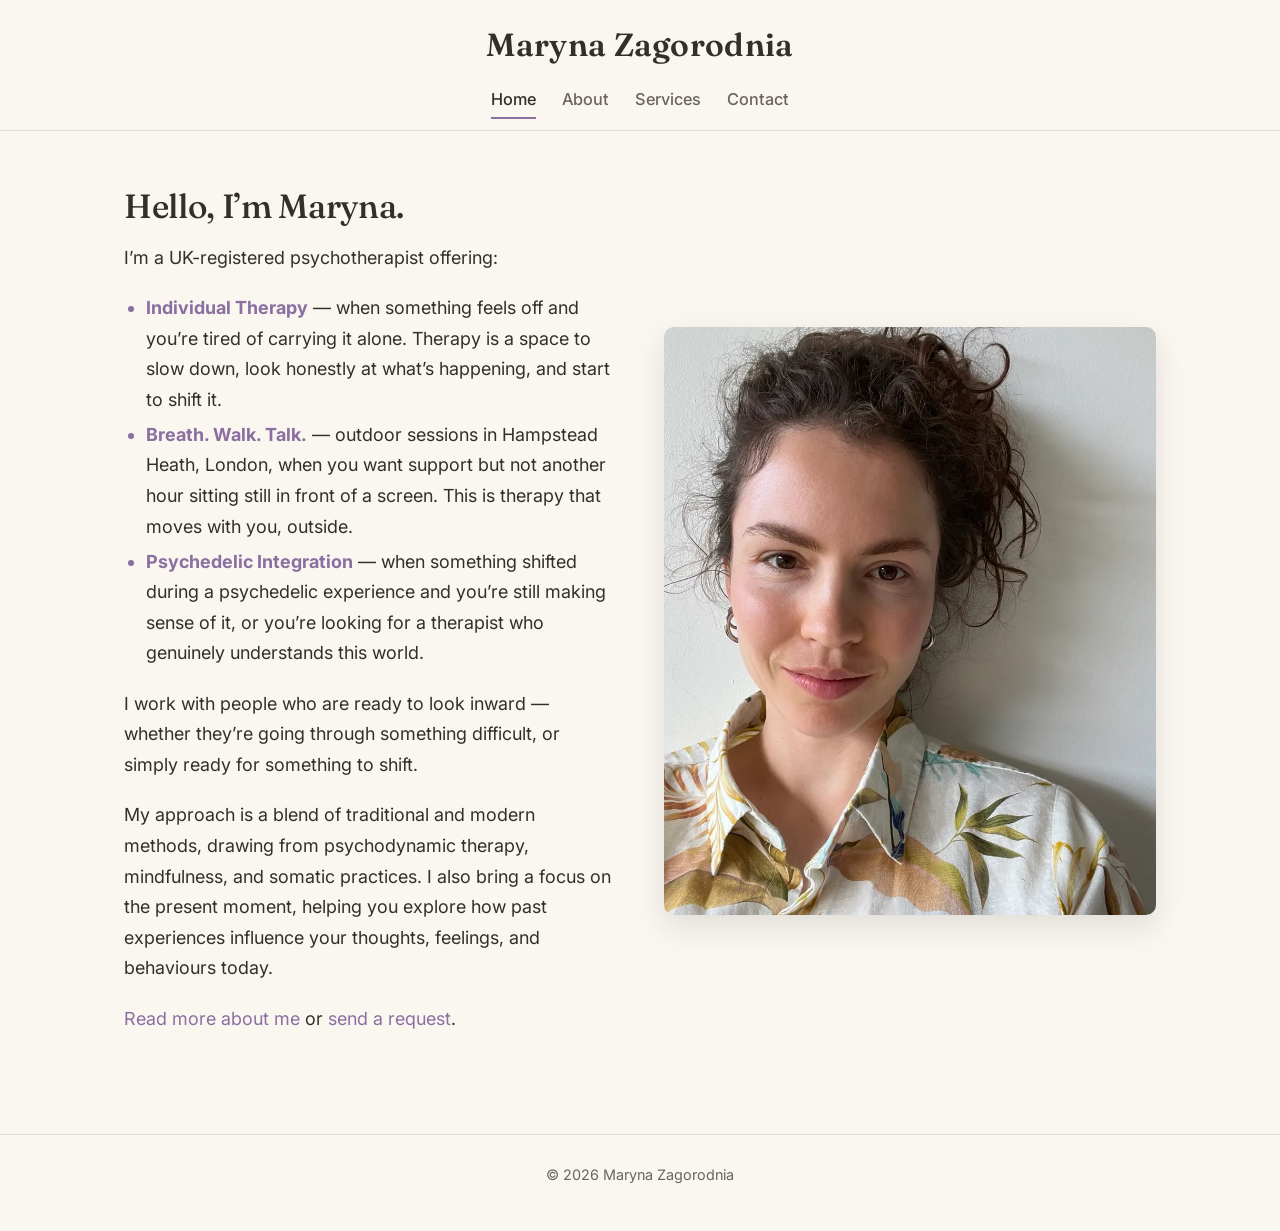
<file: index.html>
<!DOCTYPE html>
<html lang="en">
<head>
  <meta charset="UTF-8" />
  <meta name="viewport" content="width=device-width, initial-scale=1.0" />

  <!-- Primary SEO -->
  <title>Maryna Zagorodnia — Psychedelic Integration Therapist, London</title>
  <meta name="description" content="UK-registered psychotherapist offering psychedelic integration therapy and individual therapy online and in Hampstead Heath, London. Sessions in English and Ukrainian." />
  <meta name="author" content="Maryna Zagorodnia" />
  <meta name="geo.region" content="GB-LND" />
  <meta name="geo.placename" content="London, Hampstead Heath" />

  <link rel="canonical" href="https://safeintegration.space/" />

  <!-- Open Graph (social sharing previews) -->
  <meta property="og:type" content="website" />
  <meta property="og:url" content="https://safeintegration.space/" />
  <meta property="og:title" content="Maryna Zagorodnia — Psychedelic Integration Therapist, London" />
  <meta property="og:description" content="UK-registered psychotherapist offering psychedelic integration therapy and individual therapy online and in Hampstead Heath, London." />
  <meta property="og:image" content="https://safeintegration.space/assets/maryna.jpg" />
  <meta property="og:image:alt" content="Portrait of Maryna Zagorodnia" />
  <meta property="og:locale" content="en_GB" />
  <meta property="og:site_name" content="Maryna Zagorodnia" />

  <!-- Twitter / X card -->
  <meta name="twitter:card" content="summary_large_image" />
  <meta name="twitter:title" content="Maryna Zagorodnia — Psychedelic Integration Therapist, London" />
  <meta name="twitter:description" content="UK-registered psychotherapist offering psychedelic integration therapy and individual therapy online and in Hampstead Heath, London." />
  <meta name="twitter:image" content="https://safeintegration.space/assets/maryna.jpg" />

  <!-- Structured data (JSON-LD) -->
  <script type="application/ld+json">
  {
    "@context": "https://schema.org",
    "@type": "Person",
    "name": "Maryna Zagorodnia",
    "jobTitle": "Psychotherapist",
    "description": "UK-registered psychotherapist specialising in psychedelic integration therapy and individual therapy. Accredited Gestalt therapist and UKCP registered member.",
    "url": "https://safeintegration.space/",
    "image": "https://safeintegration.space/assets/maryna.jpg",
    "address": {
      "@type": "PostalAddress",
      "addressLocality": "London",
      "addressRegion": "England",
      "addressCountry": "GB"
    },
    "areaServed": ["London", "United Kingdom", "Online"],
    "knowsLanguage": ["en", "uk"],
    "memberOf": {
      "@type": "Organization",
      "name": "UK Council for Psychotherapy (UKCP)",
      "url": "https://www.psychotherapy.org.uk"
    },
    "hasCredential": [
      { "@type": "EducationalOccupationalCredential", "name": "Accredited Gestalt Therapist" },
      { "@type": "EducationalOccupationalCredential", "name": "Master's degree in Psychology" },
      { "@type": "EducationalOccupationalCredential", "name": "UKCP Registered Psychotherapist" },
      { "@type": "EducationalOccupationalCredential", "name": "Certificate in Psychedelic-Assisted Therapies and Research, CIIS" }
    ],
    "offers": [
      {
        "@type": "Offer",
        "name": "Individual Therapy",
        "description": "50-minute online therapy session",
        "price": "75",
        "priceCurrency": "GBP"
      },
      {
        "@type": "Offer",
        "name": "Breath. Walk. Talk.",
        "description": "60-minute outdoor walk-and-talk session in Hampstead Heath, London",
        "price": "75",
        "priceCurrency": "GBP"
      },
      {
        "@type": "Offer",
        "name": "Psychedelic Integration Therapy",
        "description": "60-minute online psychedelic integration session",
        "price": "65",
        "priceCurrency": "GBP"
      }
    ]
  }
  </script>
  <script type="application/ld+json">
  {
    "@context": "https://schema.org",
    "@type": "ProfessionalService",
    "name": "Maryna Zagorodnia — Psychotherapy & Psychedelic Integration",
    "url": "https://safeintegration.space/",
    "image": "https://safeintegration.space/assets/maryna.jpg",
    "description": "Individual therapy, walk-and-talk therapy and psychedelic integration with a UKCP-registered psychotherapist — online and in Hampstead Heath, London.",
    "priceRange": "£65 - £75",
    "address": {
      "@type": "PostalAddress",
      "addressLocality": "London",
      "addressRegion": "England",
      "addressCountry": "GB"
    },
    "areaServed": ["London", "United Kingdom", "Online"],
    "founder": { "@type": "Person", "name": "Maryna Zagorodnia" }
  }
  </script>

  <!-- Fonts: Fraunces (headings) + Inter (body). Limited weights for speed. -->
  <link rel="preconnect" href="https://fonts.googleapis.com" />
  <link rel="preconnect" href="https://fonts.gstatic.com" crossorigin />
  <link href="https://fonts.googleapis.com/css2?family=Fraunces:opsz,wght@9..144,400;9..144,500;9..144,600&family=Inter:wght@400;500;600&display=swap" rel="stylesheet" />

  <link rel="icon" type="image/png" href="/assets/leaf.png" />
  <link rel="stylesheet" href="/css/style.css" />
</head>
<body class="lang-en view-home">

  <!-- ===================== STICKY HEADER (same on every page) ===================== -->
  <header class="site-header">
    <div class="header-inner">

      <!-- Language flags -->
      <div class="lang-toggle" role="group" aria-label="Language">
        <button type="button" class="flag flag-en" data-lang="en" aria-label="English" title="English">
          <!-- Union Jack -->
          <svg viewBox="0 0 60 30" width="30" height="15" aria-hidden="true">
            <clipPath id="uk-clip"><path d="M0,0 v30 h60 v-30 z"/></clipPath>
            <g clip-path="url(#uk-clip)">
              <path d="M0,0 v30 h60 v-30 z" fill="#012169"/>
              <path d="M0,0 L60,30 M60,0 L0,30" stroke="#fff" stroke-width="6"/>
              <path d="M0,0 L60,30 M60,0 L0,30" stroke="#C8102E" stroke-width="4"
                    clip-path="url(#uk-clip)"/>
              <path d="M30,0 v30 M0,15 h60" stroke="#fff" stroke-width="10"/>
              <path d="M30,0 v30 M0,15 h60" stroke="#C8102E" stroke-width="6"/>
            </g>
          </svg>
        </button>
        <button type="button" class="flag flag-uk" data-lang="uk" aria-label="Українська" title="Українська">
          <!-- Flag of Ukraine -->
          <svg viewBox="0 0 60 30" width="30" height="15" aria-hidden="true">
            <rect width="60" height="15" fill="#0057B7"/>
            <rect width="60" height="15" y="15" fill="#FFDD00"/>
          </svg>
        </button>
      </div>

      <!-- Name / logo -->
      <a href="/" class="brand">
        <span class="lang-en">Maryna Zagorodnia</span>
        <span class="lang-uk">Марина Загородня</span>
      </a>

      <!-- Main navigation -->
      <nav class="main-nav" aria-label="Primary">
        <a href="/" data-view="home"><span class="lang-en">Home</span><span class="lang-uk">Головна</span></a>
        <a href="/about/" data-view="about"><span class="lang-en">About</span><span class="lang-uk">Про мене</span></a>
        <a href="/individual-therapy/" data-view="services"><span class="lang-en">Services</span><span class="lang-uk">Послуги</span></a>
        <a href="/contact/" data-view="contact"><span class="lang-en">Contact</span><span class="lang-uk">Контакти</span></a>
        <a href="/blog/" data-view="blog" class="blog-only"><span class="lang-en">Blog</span><span class="lang-uk">Блог</span></a>
      </nav>

    </div><!-- end .header-inner -->

    <!-- Services sub-navigation (only visible on service pages) -->
    <nav class="sub-nav" aria-label="Services">
      <a href="/individual-therapy/" class="sub-link">
        <span class="lang-en">Individual Therapy</span><span class="lang-uk">Індивідуальна терапія</span>
      </a>
      <span class="sub-sep">|</span>
      <a href="/walk-and-talk-therapy/" class="sub-link">Breath. Walk. Talk.</a>
      <span class="sub-sep">|</span>
      <a href="/psychedelic-integration/" class="sub-link">
        <span class="lang-en">Psychedelic Integration</span><span class="lang-uk">Психоделічна інтеграція</span>
      </a>
      <!-- Ukrainian-only extra service -->
      <span class="sub-sep lang-uk">|</span>
      <a href="/integration-circles/" class="sub-link lang-uk">
        <span class="lang-uk">Кола інтеграції</span>
      </a>
    </nav>

    <nav class="blog-sub-nav" aria-label="Blog">
      <a href="#blog-video" class="blog-link">Лекція UPRA</a>
      <a href="#blog-post-1" class="blog-link">Що таке інтеграція?</a>
      <a href="#blog-post-2" class="blog-link">Практичний гайд</a>
    </nav>

  </header>

  <!-- ===================== MAIN CONTENT ===================== -->
  <main>

    <section id="home" class="section is-active">
      <div class="wrap">
        <div class="row two-col reveal">
          <div class="col col-text">
            <h1 class="as-h2">
              <span class="lang-en">Hello, I’m Maryna.</span>
              <span class="lang-uk">Вітаю, я Марина.</span>
            </h1>
            <div class="lang-en">
              <p>I’m a UK-registered psychotherapist offering:</p>
              <ul class="creds home-services">
                <li><a href="/individual-therapy/"><strong>Individual Therapy</strong></a> — when something feels off and you’re tired of carrying it alone. Therapy is a space to slow down, look honestly at what’s happening, and start to shift it.</li>
                <li><a href="/walk-and-talk-therapy/"><strong>Breath. Walk. Talk.</strong></a> — outdoor sessions in Hampstead Heath, London, when you want support but not another hour sitting still in front of a screen. This is therapy that moves with you, outside.</li>
                <li><a href="/psychedelic-integration/"><strong>Psychedelic Integration</strong></a> — when something shifted during a psychedelic experience and you’re still making sense of it, or you’re looking for a therapist who genuinely understands this world.</li>
              </ul>
              <p>I work with people who are ready to look inward — whether they’re going through something difficult, or simply ready for something to shift.</p>
              <p>My approach is a blend of traditional and modern methods, drawing from psychodynamic therapy, mindfulness, and somatic practices. I also bring a focus on the present moment, helping you explore how past experiences influence your thoughts, feelings, and behaviours today.</p>
              <p><a href="/about/">Read more about me</a> or <a href="/contact/">send a request</a>.</p>
            </div>
            <div class="lang-uk">
              <p>Я психотерапевтка, зареєстрована у Великій Британії, і пропоную:</p>
              <ul class="creds home-services">
                <li><a href="/individual-therapy/"><strong>Індивідуальна терапія</strong></a> — коли щось відчувається не так і ви втомилися нести це наодинці. Терапія — це простір, щоб уповільнитися, чесно подивитися на те, що відбувається, і почати це змінювати.</li>
                <li><a href="/walk-and-talk-therapy/"><strong>Breath. Walk. Talk.</strong></a> — сесії на свіжому повітрі в парку Гемпстед-Гіт, Лондон, коли вам потрібна підтримка, але не ще одна година нерухомого сидіння перед екраном. Це терапія, яка рухається разом із вами, назовні.</li>
                <li><a href="/psychedelic-integration/"><strong>Психоделічна інтеграція</strong></a> — коли щось змістилося під час психоделічного досвіду і ви досі це осмислюєте, або ви шукаєте терапевта, який по-справжньому розуміє цей світ.</li>
              </ul>
              <p>Я працюю з людьми, які готові зазирнути всередину — чи то вони проживають щось складне, чи просто готові до змін.</p>
              <p>Мій підхід поєднує традиційні та сучасні методи, спираючись на психодинамічну терапію, майндфулнес і соматичні практики. Я також приділяю увагу теперішньому моменту, допомагаючи вам побачити, як минулий досвід впливає на ваші думки, почуття та поведінку сьогодні.</p>
              <p><a href="/about/">Дізнатися більше про мене</a> або <a href="/contact/">надіслати запит</a>.</p>
            </div>
          </div>
          <div class="col col-media">
            <picture>
              <source srcset="/assets/maryna.webp" type="image/webp" />
              <img src="/assets/maryna.jpg" alt="Portrait of Maryna" class="framed" loading="eager" width="934" height="1116" />
            </picture>
          </div>
        </div>
      </div>
    </section>

  </main>

  <footer class="site-footer">
    <p>© <span id="year"></span> Maryna Zagorodnia</p>
  </footer>

  <!-- jQuery from CDN (cached, fast) -->
  <script src="https://code.jquery.com/jquery-3.7.1.min.js"
          integrity="sha256-/JqT3SQfawRcv/BIHPThkBvs0OEvtFFmqPF/lYI/Cxo="
          crossorigin="anonymous"></script>
  <script src="/js/config.js"></script>
  <script src="/js/main.js"></script>
  <!-- GoatCounter analytics (privacy-friendly, no cookies, free) -->
  <script data-goatcounter="https://safeintegration.goatcounter.com/count"
          async src="https://gc.zgo.at/count.js"></script>
</body>
</html>
</file>
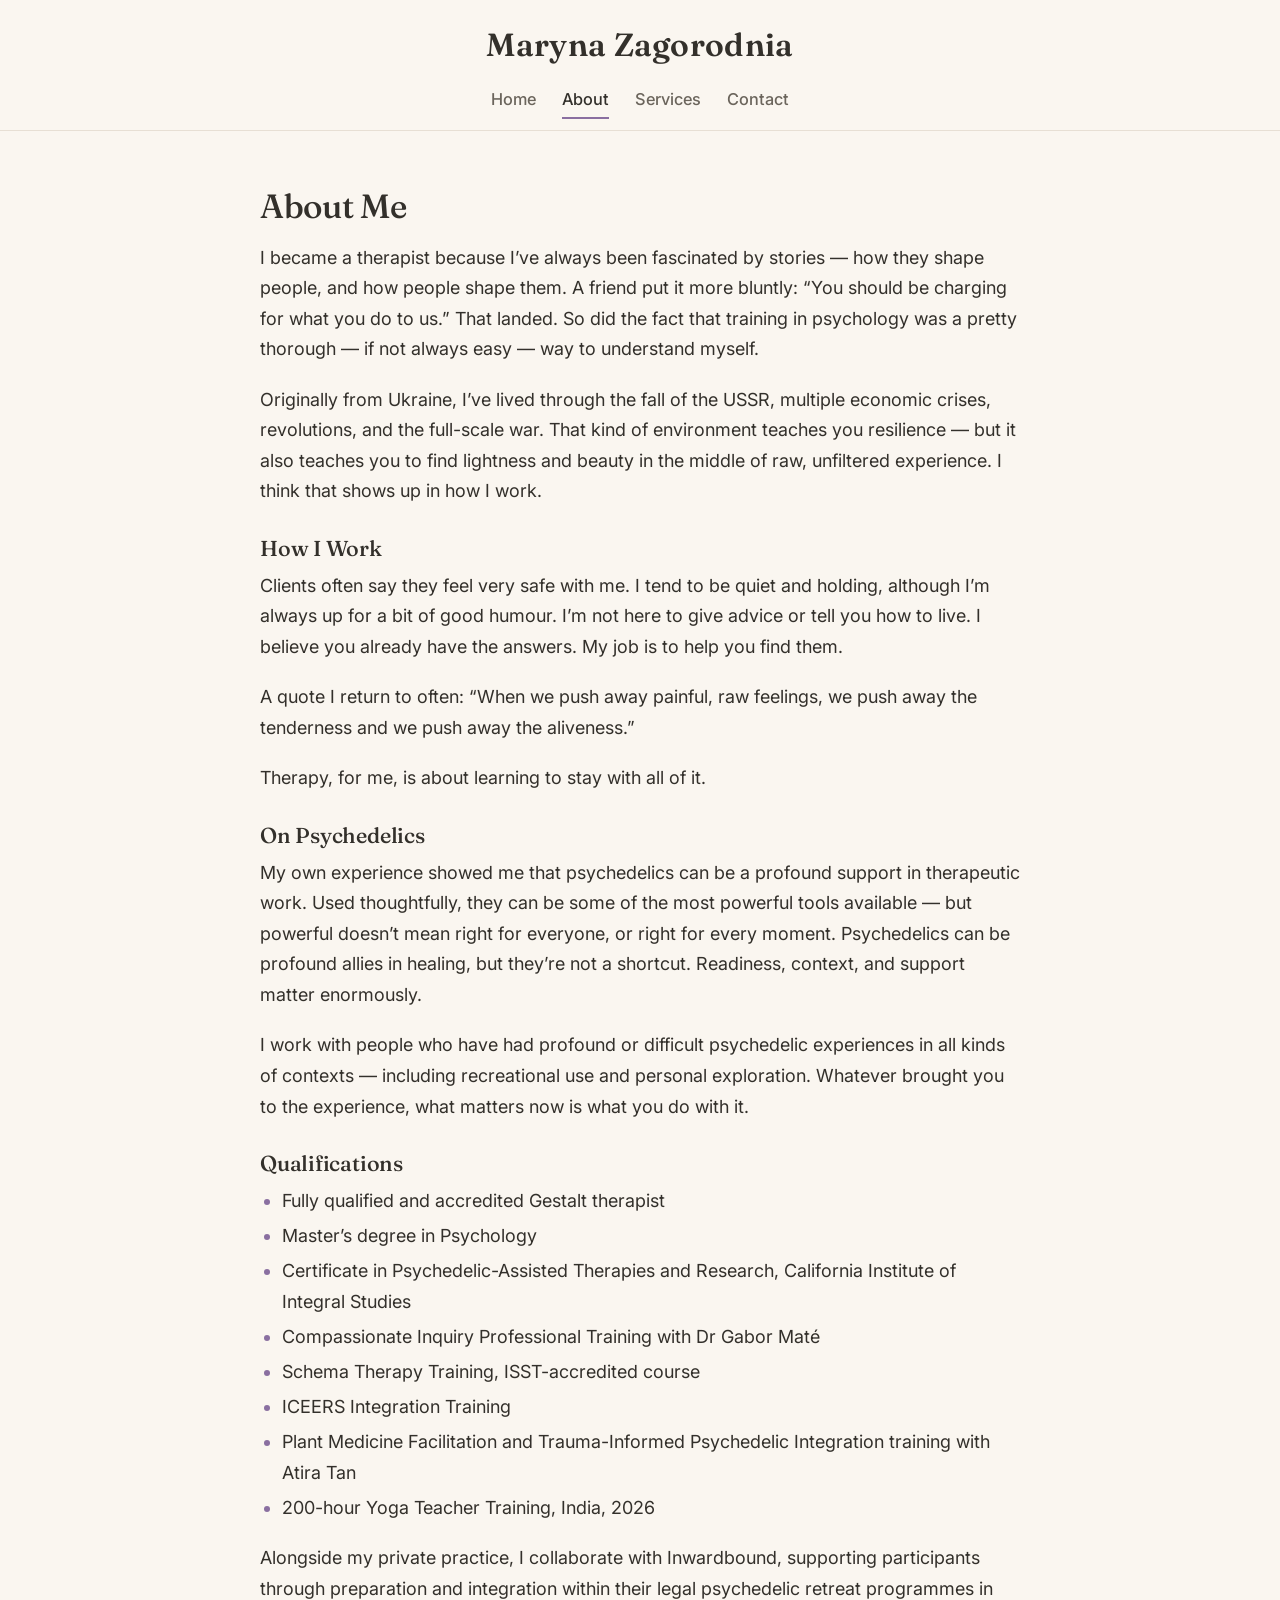
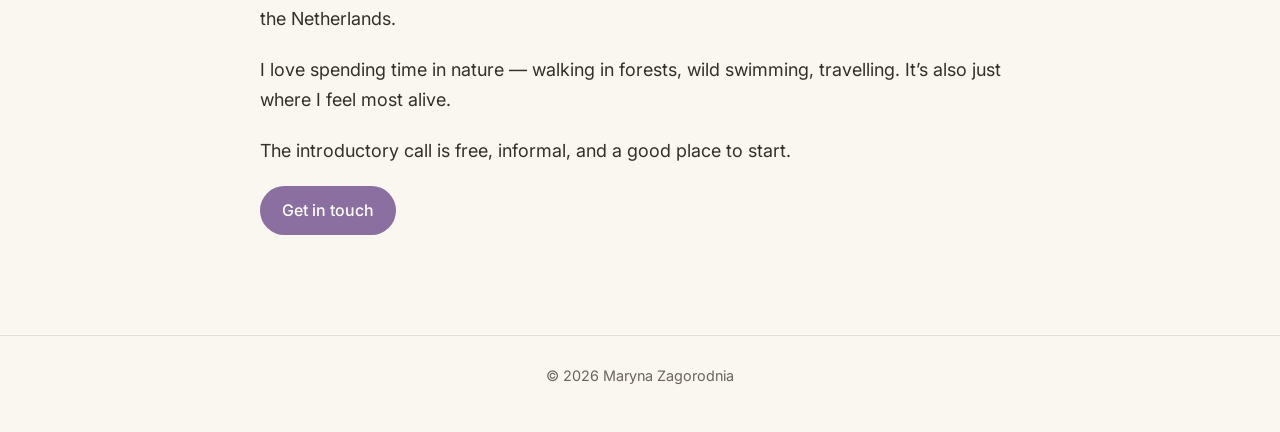
<file: about/index.html>
<!DOCTYPE html>
<html lang="en">
<head>
  <meta charset="UTF-8" />
  <meta name="viewport" content="width=device-width, initial-scale=1.0" />

  <!-- Primary SEO -->
  <title>About Maryna Zagorodnia — UKCP Psychotherapist &amp; Gestalt Therapist</title>
  <meta name="description" content="Accredited Gestalt therapist and UKCP-registered psychotherapist with training in psychedelic-assisted therapy (CIIS), Compassionate Inquiry with Dr Gabor Maté, and ICEERS integration." />
  <meta name="author" content="Maryna Zagorodnia" />
  <meta name="geo.region" content="GB-LND" />
  <meta name="geo.placename" content="London, Hampstead Heath" />

  <link rel="canonical" href="https://safeintegration.space/about/" />

  <!-- Open Graph (social sharing previews) -->
  <meta property="og:type" content="website" />
  <meta property="og:url" content="https://safeintegration.space/about/" />
  <meta property="og:title" content="About Maryna Zagorodnia — UKCP Psychotherapist &amp; Gestalt Therapist" />
  <meta property="og:description" content="Accredited Gestalt therapist and UKCP-registered psychotherapist with training in psychedelic-assisted therapy (CIIS), Compassionate Inquiry with Dr Gabor Maté, and ICEERS integration." />
  <meta property="og:image" content="https://safeintegration.space/assets/maryna.jpg" />
  <meta property="og:image:alt" content="Portrait of Maryna Zagorodnia" />
  <meta property="og:locale" content="en_GB" />
  <meta property="og:site_name" content="Maryna Zagorodnia" />

  <!-- Twitter / X card -->
  <meta name="twitter:card" content="summary_large_image" />
  <meta name="twitter:title" content="About Maryna Zagorodnia — UKCP Psychotherapist &amp; Gestalt Therapist" />
  <meta name="twitter:description" content="Accredited Gestalt therapist and UKCP-registered psychotherapist. Psychedelic-assisted therapy training (CIIS), Compassionate Inquiry, ICEERS." />
  <meta name="twitter:image" content="https://safeintegration.space/assets/maryna.jpg" />

  <!-- Fonts: Fraunces (headings) + Inter (body). Limited weights for speed. -->
  <link rel="preconnect" href="https://fonts.googleapis.com" />
  <link rel="preconnect" href="https://fonts.gstatic.com" crossorigin />
  <link href="https://fonts.googleapis.com/css2?family=Fraunces:opsz,wght@9..144,400;9..144,500;9..144,600&family=Inter:wght@400;500;600&display=swap" rel="stylesheet" />

  <link rel="icon" type="image/png" href="/assets/leaf.png" />
  <link rel="stylesheet" href="/css/style.css" />
</head>
<body class="lang-en view-about">

  <!-- ===================== STICKY HEADER (same on every page) ===================== -->
  <header class="site-header">
    <div class="header-inner">

      <!-- Language flags -->
      <div class="lang-toggle" role="group" aria-label="Language">
        <button type="button" class="flag flag-en" data-lang="en" aria-label="English" title="English">
          <!-- Union Jack -->
          <svg viewBox="0 0 60 30" width="30" height="15" aria-hidden="true">
            <clipPath id="uk-clip"><path d="M0,0 v30 h60 v-30 z"/></clipPath>
            <g clip-path="url(#uk-clip)">
              <path d="M0,0 v30 h60 v-30 z" fill="#012169"/>
              <path d="M0,0 L60,30 M60,0 L0,30" stroke="#fff" stroke-width="6"/>
              <path d="M0,0 L60,30 M60,0 L0,30" stroke="#C8102E" stroke-width="4"
                    clip-path="url(#uk-clip)"/>
              <path d="M30,0 v30 M0,15 h60" stroke="#fff" stroke-width="10"/>
              <path d="M30,0 v30 M0,15 h60" stroke="#C8102E" stroke-width="6"/>
            </g>
          </svg>
        </button>
        <button type="button" class="flag flag-uk" data-lang="uk" aria-label="Українська" title="Українська">
          <!-- Flag of Ukraine -->
          <svg viewBox="0 0 60 30" width="30" height="15" aria-hidden="true">
            <rect width="60" height="15" fill="#0057B7"/>
            <rect width="60" height="15" y="15" fill="#FFDD00"/>
          </svg>
        </button>
      </div>

      <!-- Name / logo -->
      <a href="/" class="brand">
        <span class="lang-en">Maryna Zagorodnia</span>
        <span class="lang-uk">Марина Загородня</span>
      </a>

      <!-- Main navigation -->
      <nav class="main-nav" aria-label="Primary">
        <a href="/" data-view="home"><span class="lang-en">Home</span><span class="lang-uk">Головна</span></a>
        <a href="/about/" data-view="about"><span class="lang-en">About</span><span class="lang-uk">Про мене</span></a>
        <a href="/individual-therapy/" data-view="services"><span class="lang-en">Services</span><span class="lang-uk">Послуги</span></a>
        <a href="/contact/" data-view="contact"><span class="lang-en">Contact</span><span class="lang-uk">Контакти</span></a>
        <a href="/blog/" data-view="blog" class="blog-only"><span class="lang-en">Blog</span><span class="lang-uk">Блог</span></a>
      </nav>

    </div><!-- end .header-inner -->

    <!-- Services sub-navigation (only visible on service pages) -->
    <nav class="sub-nav" aria-label="Services">
      <a href="/individual-therapy/" class="sub-link">
        <span class="lang-en">Individual Therapy</span><span class="lang-uk">Індивідуальна терапія</span>
      </a>
      <span class="sub-sep">|</span>
      <a href="/walk-and-talk-therapy/" class="sub-link">Breath. Walk. Talk.</a>
      <span class="sub-sep">|</span>
      <a href="/psychedelic-integration/" class="sub-link">
        <span class="lang-en">Psychedelic Integration</span><span class="lang-uk">Психоделічна інтеграція</span>
      </a>
      <!-- Ukrainian-only extra service -->
      <span class="sub-sep lang-uk">|</span>
      <a href="/integration-circles/" class="sub-link lang-uk">
        <span class="lang-uk">Кола інтеграції</span>
      </a>
    </nav>

    <nav class="blog-sub-nav" aria-label="Blog">
      <a href="#blog-video" class="blog-link">Лекція UPRA</a>
      <a href="#blog-post-1" class="blog-link">Що таке інтеграція?</a>
      <a href="#blog-post-2" class="blog-link">Практичний гайд</a>
    </nav>

  </header>

  <!-- ===================== MAIN CONTENT ===================== -->
  <main>

    <section id="about" class="section is-active">
      <div class="wrap">

        <div class="row one-col reveal">
          <div class="lang-en">
            <h1 class="as-h2">About Me</h1>
            <p>I became a therapist because I’ve always been fascinated by stories — how they shape people, and how people shape them. A friend put it more bluntly: “You should be charging for what you do to us.” That landed. So did the fact that training in psychology was a pretty thorough — if not always easy — way to understand myself.</p>
            <p>Originally from Ukraine, I’ve lived through the fall of the USSR, multiple economic crises, revolutions, and the full-scale war. That kind of environment teaches you resilience — but it also teaches you to find lightness and beauty in the middle of raw, unfiltered experience. I think that shows up in how I work.</p>

            <h3>How I Work</h3>
            <p>Clients often say they feel very safe with me. I tend to be quiet and holding, although I’m always up for a bit of good humour. I’m not here to give advice or tell you how to live. I believe you already have the answers. My job is to help you find them.</p>
            <p>A quote I return to often: “When we push away painful, raw feelings, we push away the tenderness and we push away the aliveness.”</p>
            <p>Therapy, for me, is about learning to stay with all of it.</p>

            <h3>On Psychedelics</h3>
            <p>My own experience showed me that psychedelics can be a profound support in therapeutic work. Used thoughtfully, they can be some of the most powerful tools available — but powerful doesn’t mean right for everyone, or right for every moment. Psychedelics can be profound allies in healing, but they’re not a shortcut. Readiness, context, and support matter enormously.</p>
            <p>I work with people who have had profound or difficult psychedelic experiences in all kinds of contexts — including recreational use and personal exploration. Whatever brought you to the experience, what matters now is what you do with it.</p>

            <h3>Qualifications</h3>
            <ul class="creds">
              <li>Fully qualified and accredited Gestalt therapist</li>
              <li>Master’s degree in Psychology</li>
              <li>Certificate in Psychedelic-Assisted Therapies and Research, California Institute of Integral Studies</li>
              <li>Compassionate Inquiry Professional Training with Dr Gabor Maté</li>
              <li>Schema Therapy Training, ISST-accredited course</li>
              <li>ICEERS Integration Training</li>
              <li>Plant Medicine Facilitation and Trauma-Informed Psychedelic Integration training with Atira Tan</li>
              <li>200-hour Yoga Teacher Training, India, 2026</li>
            </ul>
            <p>Alongside my private practice, I collaborate with Inwardbound, supporting participants through preparation and integration within their legal psychedelic retreat programmes in the Netherlands.</p>
            <p>I love spending time in nature — walking in forests, wild swimming, travelling. It’s also just where I feel most alive.</p>
            <p>The introductory call is free, informal, and a good place to start.</p>
            <p><a href="/contact/" class="btn">Get in touch</a></p>
          </div>
          <div class="lang-uk">
            <h1 class="as-h2">Моє підґрунтя та філософія</h1>
            <p>Перш ніж стати терапевткою, я здобула магістерський ступінь із психології та пройшла спеціалізоване навчання з терапії травми, гештальт-терапії та психоделічної інтеграції. Мій шлях спонукає мене постійно розширювати навички, і зараз я навчаюся за підходом «Compassionate Inquiry» (Співчутливе дослідження) з д-ром Ґабором Мате, що глибоко співзвучний моєму травмо-інформованому погляду.</p>
            <p>Я бачу терапію як спільний процес — у якому довіра, відкритість і навіть трохи гумору допомагають нам віднаходити інсайти, зцілювати давні рани та творити значущі, тривалі зміни. Незалежно від того, чи проживаєте ви травму, шукаєте ясності, чи просто намагаєтеся зрозуміти, де ви зараз у житті, — я поруч, щоб підтримати вас на вашому шляху.</p>
            <h3>Моя освіта та досвід</h3>
            <ul class="creds">
              <li>Повністю кваліфікована та акредитована гештальт-терапевтка.</li>
              <li>Магістерський ступінь із психології.</li>
              <li>Завершила сертифікаційну програму з психоделік-асистованої терапії та досліджень у Каліфорнійському інституті інтегральних досліджень (CIIS).</li>
              <li>Дотримується етичних і професійних стандартів UKCP та відповідає їхнім вимогам щодо постійної супервізії та професійного розвитку.</li>
              <li>Викладачка BBM (Breath-Body-Mind) рівня 2.</li>
              <li>Зареєстрована членкиня Британської ради психотерапії (UKCP).</li>
              <li>Завершила тренінг з інтеграції ICEERS.</li>
              <li>Завершила курс «Compassionate Inquiry» для фахівців із д-ром Ґабором Мате.</li>
            </ul>
            <p>Постійно розширює навички та знання в холістичних підходах, зокрема дихальних практиках, йозі, медитації та майндфулнес, і регулярно відвідує професійні воркшопи, курси та конференції.</p>
          </div>
        </div>

      </div>
    </section>

  </main>

  <footer class="site-footer">
    <p>© <span id="year"></span> Maryna Zagorodnia</p>
  </footer>

  <!-- jQuery from CDN (cached, fast) -->
  <script src="https://code.jquery.com/jquery-3.7.1.min.js"
          integrity="sha256-/JqT3SQfawRcv/BIHPThkBvs0OEvtFFmqPF/lYI/Cxo="
          crossorigin="anonymous"></script>
  <script src="/js/config.js"></script>
  <script src="/js/main.js"></script>
  <!-- GoatCounter analytics (privacy-friendly, no cookies, free) -->
  <script data-goatcounter="https://safeintegration.goatcounter.com/count"
          async src="https://gc.zgo.at/count.js"></script>
</body>
</html>
</file>
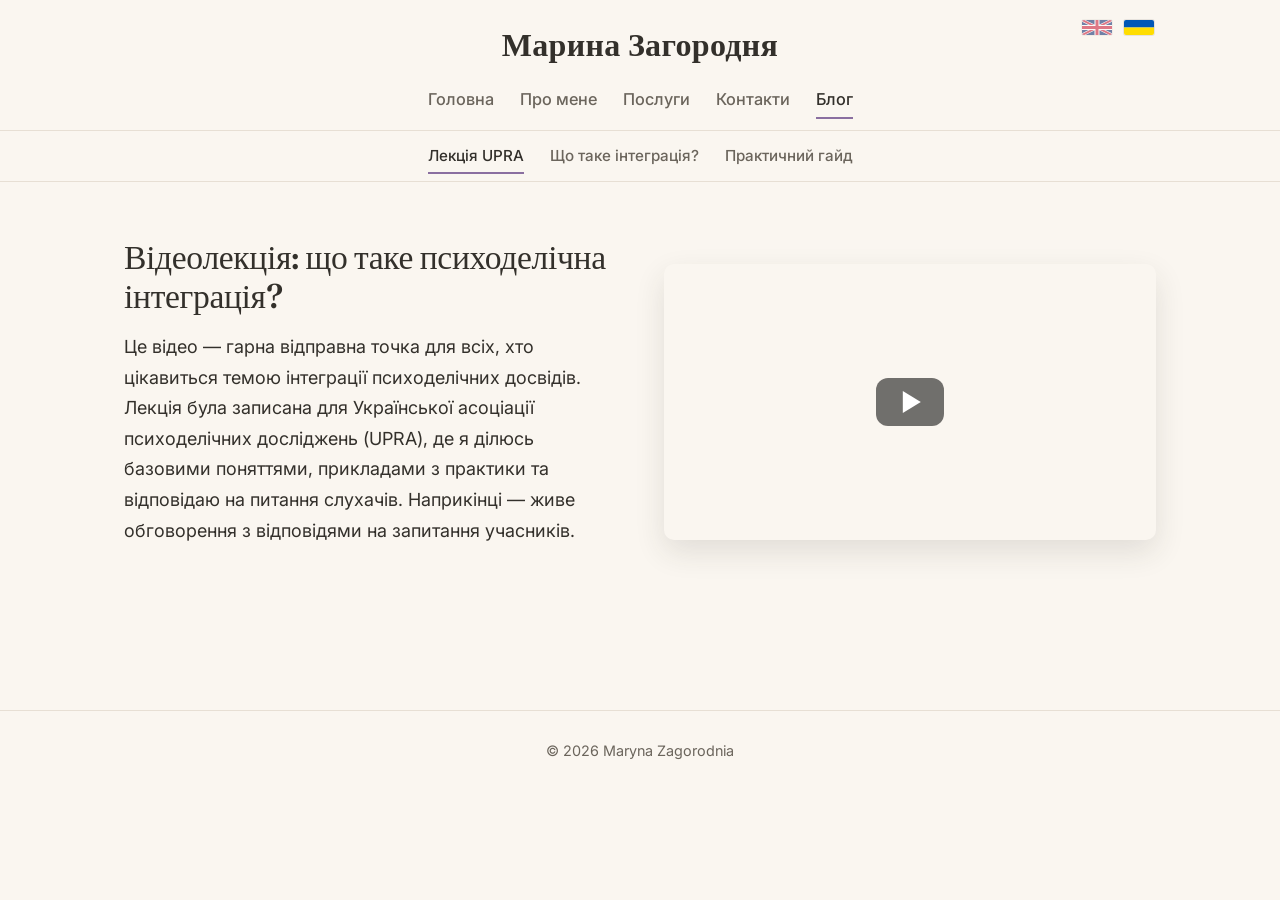
<file: blog/index.html>
<!DOCTYPE html>
<html lang="uk">
<head>
  <meta charset="UTF-8" />
  <meta name="viewport" content="width=device-width, initial-scale=1.0" />

  <!-- Primary SEO -->
  <title>Блог про психоделічну інтеграцію — Марина Загородня</title>
  <meta name="description" content="Статті та відео про психоделічну інтеграцію українською: що таке інтеграція, навіщо вона потрібна і практичний гайд для самостійної роботи з досвідом." />
  <meta name="author" content="Maryna Zagorodnia" />

  <link rel="canonical" href="https://safeintegration.space/blog/" />

  <!-- Open Graph (social sharing previews) -->
  <meta property="og:type" content="website" />
  <meta property="og:url" content="https://safeintegration.space/blog/" />
  <meta property="og:title" content="Блог про психоделічну інтеграцію — Марина Загородня" />
  <meta property="og:description" content="Статті та відео про психоделічну інтеграцію українською: що таке інтеграція, навіщо вона потрібна і практичний гайд для самостійної роботи з досвідом." />
  <meta property="og:image" content="https://safeintegration.space/assets/maryna.jpg" />
  <meta property="og:image:alt" content="Портрет Марини Загородньої" />
  <meta property="og:locale" content="uk_UA" />
  <meta property="og:site_name" content="Maryna Zagorodnia" />

  <!-- Fonts: Fraunces (headings) + Inter (body). Limited weights for speed. -->
  <link rel="preconnect" href="https://fonts.googleapis.com" />
  <link rel="preconnect" href="https://fonts.gstatic.com" crossorigin />
  <link href="https://fonts.googleapis.com/css2?family=Fraunces:opsz,wght@9..144,400;9..144,500;9..144,600&family=Inter:wght@400;500;600&display=swap" rel="stylesheet" />

  <link rel="icon" type="image/png" href="/assets/leaf.png" />
  <link rel="stylesheet" href="/css/style.css" />
</head>
<body class="lang-uk view-blog uk-page">

  <!-- ===================== STICKY HEADER (same on every page) ===================== -->
  <header class="site-header">
    <div class="header-inner">

      <!-- Language flags -->
      <div class="lang-toggle" role="group" aria-label="Language">
        <button type="button" class="flag flag-en" data-lang="en" aria-label="English" title="English">
          <!-- Union Jack -->
          <svg viewBox="0 0 60 30" width="30" height="15" aria-hidden="true">
            <clipPath id="uk-clip"><path d="M0,0 v30 h60 v-30 z"/></clipPath>
            <g clip-path="url(#uk-clip)">
              <path d="M0,0 v30 h60 v-30 z" fill="#012169"/>
              <path d="M0,0 L60,30 M60,0 L0,30" stroke="#fff" stroke-width="6"/>
              <path d="M0,0 L60,30 M60,0 L0,30" stroke="#C8102E" stroke-width="4"
                    clip-path="url(#uk-clip)"/>
              <path d="M30,0 v30 M0,15 h60" stroke="#fff" stroke-width="10"/>
              <path d="M30,0 v30 M0,15 h60" stroke="#C8102E" stroke-width="6"/>
            </g>
          </svg>
        </button>
        <button type="button" class="flag flag-uk" data-lang="uk" aria-label="Українська" title="Українська">
          <!-- Flag of Ukraine -->
          <svg viewBox="0 0 60 30" width="30" height="15" aria-hidden="true">
            <rect width="60" height="15" fill="#0057B7"/>
            <rect width="60" height="15" y="15" fill="#FFDD00"/>
          </svg>
        </button>
      </div>

      <!-- Name / logo -->
      <a href="/" class="brand">
        <span class="lang-en">Maryna Zagorodnia</span>
        <span class="lang-uk">Марина Загородня</span>
      </a>

      <!-- Main navigation -->
      <nav class="main-nav" aria-label="Primary">
        <a href="/" data-view="home"><span class="lang-en">Home</span><span class="lang-uk">Головна</span></a>
        <a href="/about/" data-view="about"><span class="lang-en">About</span><span class="lang-uk">Про мене</span></a>
        <a href="/individual-therapy/" data-view="services"><span class="lang-en">Services</span><span class="lang-uk">Послуги</span></a>
        <a href="/contact/" data-view="contact"><span class="lang-en">Contact</span><span class="lang-uk">Контакти</span></a>
        <a href="/blog/" data-view="blog" class="blog-only"><span class="lang-en">Blog</span><span class="lang-uk">Блог</span></a>
      </nav>

    </div><!-- end .header-inner -->

    <!-- Services sub-navigation (only visible on service pages) -->
    <nav class="sub-nav" aria-label="Services">
      <a href="/individual-therapy/" class="sub-link">
        <span class="lang-en">Individual Therapy</span><span class="lang-uk">Індивідуальна терапія</span>
      </a>
      <span class="sub-sep">|</span>
      <a href="/walk-and-talk-therapy/" class="sub-link">Breath. Walk. Talk.</a>
      <span class="sub-sep">|</span>
      <a href="/psychedelic-integration/" class="sub-link">
        <span class="lang-en">Psychedelic Integration</span><span class="lang-uk">Психоделічна інтеграція</span>
      </a>
      <!-- Ukrainian-only extra service -->
      <span class="sub-sep lang-uk">|</span>
      <a href="/integration-circles/" class="sub-link lang-uk">
        <span class="lang-uk">Кола інтеграції</span>
      </a>
    </nav>

    <nav class="blog-sub-nav" aria-label="Blog">
      <a href="#blog-video" class="blog-link">Лекція UPRA</a>
      <a href="#blog-post-1" class="blog-link">Що таке інтеграція?</a>
      <a href="#blog-post-2" class="blog-link">Практичний гайд</a>
    </nav>

  </header>

  <!-- ===================== MAIN CONTENT ===================== -->
  <main>

    <section id="blog" class="section is-active">
      <div class="wrap">

        <article id="blog-video" class="blog-item reveal">
          <div class="row two-col">
            <div class="col col-text">
              <h2>Відеолекція: що таке психоделічна інтеграція?</h2>
              <p>Це відео — гарна відправна точка для всіх, хто цікавиться темою інтеграції психоделічних досвідів. Лекція була записана для Української асоціації психоделічних досліджень (UPRA), де я ділюсь базовими поняттями, прикладами з практики та відповідаю на питання слухачів. Наприкінці — живе обговорення з відповідями на запитання учасників.</p>
            </div>
            <div class="col col-media">
              <div class="yt" data-id="SDMaQ13O3Fw" role="button" tabindex="0" aria-label="Відтворити відео">
                <span class="yt-play" aria-hidden="true"></span>
              </div>
            </div>
          </div>
        </article>

        <article id="blog-post-1" class="blog-item reveal">
          <div class="row one-col">
            <h2>Що таке психоделічна інтеграція і навіщо вона потрібна</h2>

            <blockquote>
              <p>«Глибокі психологічні та духовні процеси, які можуть розкритися під час церемонії, потребують супроводу — як до, так і після — для повної інтеграції. Навіть ті учасники, які мали позитивний і глибоко надихаючий досвід, можуть не отримати повної користі без підтримки та допомоги в осмисленні пережитого.»</p>
              <cite>— д-р Ґабор Мате</cite>
            </blockquote>

            <h3>Навіщо потрібна інтеграція?</h3>
            <p>Якщо не приділити увагу інтеграції, досвід може: залишитися лише фрагментарним спогадом (приємним або травматичним), викликати дестабілізацію (паніку, безсоння, депресію), або, навпаки, стати джерелом глибоких змін — якщо його вчасно підтримати.</p>

            <h3>Що кажуть дослідження?</h3>
            <p>У нещодавньому науковому огляді (Bathje et al., 2022) автори проаналізували 24 визначення поняття «психоделічна інтеграція» та запропонували узагальнення:</p>
            <blockquote>
              <p>«Інтеграція — це процес, у якому людина свідомо повертається до свого психоделічного досвіду, активно досліджує, осмислює, перекладає та опрацьовує його зміст. Завдяки свідомому зусиллю та підтримуючим практикам, цей процес дозволяє поступово засвоювати отримані уроки й інсайти та вплітати їх у повсякденне життя.»</p>
            </blockquote>

            <h3>Коли інтеграція особливо необхідна?</h3>
            <p>Іноді психоделічний досвід — це м'яке відкриття. А іноді — зустріч із хаосом, темрявою або втратою орієнтирів. У після-досвідовий період можуть з'являтись: тривожність, безсоння, панічні атаки, страх «з'їхати з глузду», обсесивні думки, екзистенційна криза, емоційна нестабільність, ізоляція. Це не «поганий досвід» — це незавершений досвід. Інтеграція допомагає дати цьому простір, сенс і напрямок.</p>

            <h3>Метафори інтеграції</h3>
            <ul class="creds">
              <li>🧩 <strong>Пазл:</strong> іноді потрібно зібрати фрагменти у цілісну картину.</li>
              <li>🌌 <strong>Карта точок:</strong> досвід — як розкидані точки з даними, які набувають сенсу лише у взаємозв'язку.</li>
              <li>📸 <strong>Фотоплівка:</strong> потрібен проявник, щоб зображення стало видимим.</li>
              <li>🌱 <strong>Насінина:</strong> була посаджена. Але без догляду — вона не проросте. Інтеграція — це полив, тепло, підтримка, захист, щоб згодом ця насінина дала плід.</li>
            </ul>

            <h3>Чи можна інтегрувати досвід самостійно?</h3>
            <p>Так, звичайно. Самоінтеграція — первинна і дуже цінна. Особливо якщо: у вас є безпечне оточення, ви маєте стабільний психоемоційний стан, розумієте, як втілювати отриманий досвід у життя.</p>
            <p>Але якщо відчуваєте, що вас «затягує» у внутрішній конфлікт, досвід лишив по собі тривогу, плутанину або нові складні емоції, з'явились симптоми фрагментації та відчуження, не знаєте, що робити з тим, що піднялось — тоді психоделічна інтеграція з підтримкою фахівця може бути тим безпечним «контейнером», який допоможе перетворити хаос на сенс.</p>

            <h3>Що охоплює процес психоделічної інтеграції?</h3>
            <ul class="creds">
              <li>Онтологічний шок — конфлікт між новими уявленнями та старими цінностями</li>
              <li>Осмислення складного або хаотичного досвіду</li>
              <li>Інтеграція нових ідей, переконань, перспектив</li>
              <li>Обережне внесення змін у життя</li>
              <li>Робота з дистресом або пост-досвідними симптомами</li>
              <li>Профілактика «вивітрювання» досвіду</li>
              <li>Повернення до повсякденності з новим баченням</li>
              <li>Робота з травматичними спогадами, які могли активуватись</li>
            </ul>
            <p>Інтеграція — це не подія, а процес, що може тривати місяці або навіть роки. Вона не завжди виглядає «глибоко» — іноді це просто здоровий сніданок або прогулянка. Іноді тригером до розуміння стає випадковий фільм, запах, або слово у випадково почутій розмові. Як і будь-яка трансформація, вона потребує часу, середовища, дбайливого ставлення до себе.</p>
            <p>Якщо ви відчуваєте, що хочете поговорити про свій досвід, зрозуміти, що з ним робити, чи просто не залишатись наодинці з ним — я поруч 💚.</p>
          </div>
        </article>

        <article id="blog-post-2" class="blog-item reveal">
          <div class="row one-col">
            <h2>Інтеграція психоделічного досвіду: практичний гайд для самостійної роботи</h2>

            <p>Психоделічний досвід може бути потужним, глибоко зворушливим, трансформаційним. А може — незрозумілим, фрагментованим, викликом. У будь-якому випадку, сама подорож — це лише початок. Справжня робота починається після.</p>
            <p>Інтеграція — це не про аналіз чи «роботу над собою» в строгому сенсі. Це про турботу, дбайливе слухання, створення простору для того, що з'явилось у подорожі, щоб воно могло розгорнутись, осісти, знайти своє місце у вашому житті. Не існує універсальної інструкції з інтеграції. Але існують практики, які можуть підтримати.</p>

            <h3>1. Відпочинок і самодогляд</h3>
            <p>Візьміть день-два без роботи, зустрічей і задач. Ваша нервова система потребує простору, щоб відновитися. Обмежте перегляд новин, соцмереж, фільмів з високою інтенсивністю. Дайте тілу спокій, тепло, відпочинок. Повноцінне харчування, теплий душ або ванна, масаж, прогулянка біля води чи в лісі — все це допомагає заземлитись.</p>

            <h3>2. Створіть карту досвіду</h3>
            <p>Запишіть усе, що пам'ятаєте. В деталях. У хронології. Через образи, звуки, кольори. Якщо у вас був плейліст — увімкніть його. Музика може «розблокувати» фрагменти, які свідомість ще не інтегрувала. Можна малювати. Графічно передавати свій стан, кольори, рух. Все це — мова, яку іноді краще розуміє підсвідомість.</p>

            <h3>3. Простір для почуттів</h3>
            <p>Після досвіду емоції можуть ще розгортатися. Дайте їм вихід. Спробуйте експресивне малювання, танець, спів, ліпку, або просто голосове «виговорення» у порожній простір. Ваш досвід — не лише ідеї. Це тіло, сльози, тепло, страх, здивування. І вони заслуговують бути проявленими і почутими.</p>

            <h3>4. Дайте думкам форму</h3>
            <p>Ведіть щоденник. Пишіть листи собі — до або після. Створюйте ментальні карти з інсайтів, питань, вражень. Важливо не «проаналізувати», а дозволити сенсам проявитися. Деколи вони приходять не одразу. Але якщо створити простір, вони з'являться.</p>
            <p>Запитання для саморефлексії (оберіть 1–2, які вам зараз «дзвенять», відповідайте щиро, без цензури):</p>
            <ul class="creds">
              <li>Як мій досвід «відповів» на мій намір?</li>
              <li>Що залишилось зі мною після досвіду?</li>
              <li>Чи є образ / відчуття, яке не відпускає?</li>
              <li>Що в мені змінилось назавжди?</li>
              <li>Яку історію про себе я більше не хочу розповідати?</li>
              <li>Які нові стани я хочу зберегти?</li>
              <li>Хто або що підтримує мене зараз?</li>
              <li>Чого я боюсь побачити у цьому досвіді?</li>
            </ul>

            <h3>5. Місце для тиші й символів</h3>
            <p>Інтеграція — це не лише дії. Це і паузи. Простір між словами. Проводьте час на самоті. Вслухайтесь. Медитуйте. Знайдіть символ — камінь, гілочку, фото, прикрасу, якусь деталь, що уособлює ваш досвід. Це буде точка повернення, або точка контакту з вашим досвідом.</p>

            <h3>Музика, що підтримує</h3>
            <ul class="creds">
              <li>East Forest – Music For Mushrooms</li>
              <li>Beautiful Chorus</li>
              <li>Ayla Schafer</li>
              <li>Nils Frahm</li>
              <li>Liquid Bloom</li>
            </ul>
            <p>Створіть свій власний плейліст для інтеграції. Це буде ваша внутрішня мапа повернення в стан, який ви хочете втілити.</p>

            <h3>Книжки</h3>
            <ul class="creds">
              <li>Jack Kornfield – <em>After the Ecstasy, the Laundry</em></li>
              <li>Станіслав Гроф – <em>Психологія майбутнього</em></li>
              <li>Клариса Пінкола Естес – <em>Жінки, що бігають з вовками</em></li>
              <li>Ґабор Мате – <em>Коли тіло каже ні</em></li>
              <li>Пема Чодрон – <em>Коли життя стає руїнами</em></li>
            </ul>

            <h3>Фільми</h3>
            <ul class="creds">
              <li>Сіль Землі (2014)</li>
              <li>Мій Учитель Восьминіг</li>
              <li>Планета Земля</li>
              <li>The Wisdom of Trauma</li>
              <li>Baraka</li>
              <li>Samsara</li>
            </ul>

            <p>Цей шлях не завжди варто проходити на самоті. Якщо ви відчуваєте, що досвід важко втілити, або навпаки — хочеться його поглибити, заземлити, знайти новий сенс — звертайтесь до того, хто зможе бути поруч. Без оцінки. Без нав'язування своїх ідей і змістів. Інтеграція — це про стосунок. Зі своїм досвідом. І з собою.</p>
          </div>
        </article>

      </div>
    </section>

  </main>

  <footer class="site-footer">
    <p>© <span id="year"></span> Maryna Zagorodnia</p>
  </footer>

  <!-- jQuery from CDN (cached, fast) -->
  <script src="https://code.jquery.com/jquery-3.7.1.min.js"
          integrity="sha256-/JqT3SQfawRcv/BIHPThkBvs0OEvtFFmqPF/lYI/Cxo="
          crossorigin="anonymous"></script>
  <script src="/js/config.js"></script>
  <script src="/js/main.js"></script>
  <!-- GoatCounter analytics (privacy-friendly, no cookies, free) -->
  <script data-goatcounter="https://safeintegration.goatcounter.com/count"
          async src="https://gc.zgo.at/count.js"></script>
</body>
</html>
</file>
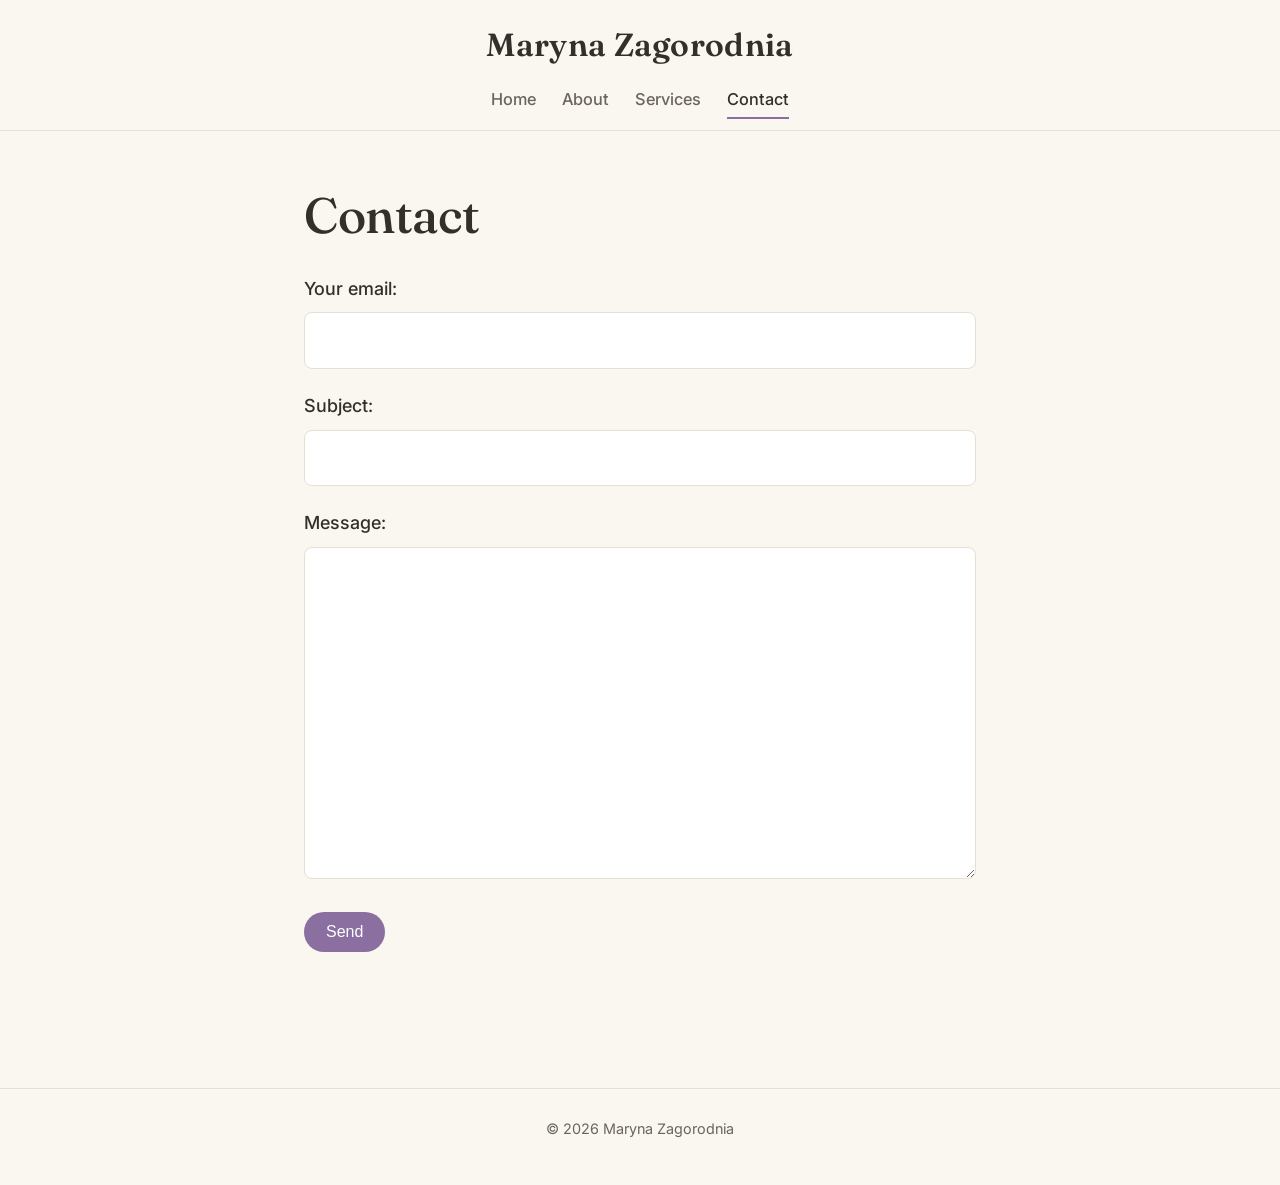
<file: contact/index.html>
<!DOCTYPE html>
<html lang="en">
<head>
  <meta charset="UTF-8" />
  <meta name="viewport" content="width=device-width, initial-scale=1.0" />

  <!-- Primary SEO -->
  <title>Contact — Maryna Zagorodnia, Psychotherapist in London</title>
  <meta name="description" content="Get in touch to book a free 15-minute introductory call for individual therapy, walk-and-talk sessions or psychedelic integration — online or in Hampstead Heath, London." />
  <meta name="author" content="Maryna Zagorodnia" />
  <meta name="geo.region" content="GB-LND" />
  <meta name="geo.placename" content="London, Hampstead Heath" />

  <link rel="canonical" href="https://safeintegration.space/contact/" />

  <!-- Open Graph (social sharing previews) -->
  <meta property="og:type" content="website" />
  <meta property="og:url" content="https://safeintegration.space/contact/" />
  <meta property="og:title" content="Contact — Maryna Zagorodnia, Psychotherapist in London" />
  <meta property="og:description" content="Get in touch to book a free 15-minute introductory call for individual therapy, walk-and-talk sessions or psychedelic integration — online or in Hampstead Heath, London." />
  <meta property="og:image" content="https://safeintegration.space/assets/maryna.jpg" />
  <meta property="og:image:alt" content="Portrait of Maryna Zagorodnia" />
  <meta property="og:locale" content="en_GB" />
  <meta property="og:site_name" content="Maryna Zagorodnia" />

  <!-- Twitter / X card -->
  <meta name="twitter:card" content="summary_large_image" />
  <meta name="twitter:title" content="Contact — Maryna Zagorodnia, Psychotherapist in London" />
  <meta name="twitter:description" content="Book a free 15-minute introductory call — online or in Hampstead Heath, London." />
  <meta name="twitter:image" content="https://safeintegration.space/assets/maryna.jpg" />

  <!-- Fonts: Fraunces (headings) + Inter (body). Limited weights for speed. -->
  <link rel="preconnect" href="https://fonts.googleapis.com" />
  <link rel="preconnect" href="https://fonts.gstatic.com" crossorigin />
  <link href="https://fonts.googleapis.com/css2?family=Fraunces:opsz,wght@9..144,400;9..144,500;9..144,600&family=Inter:wght@400;500;600&display=swap" rel="stylesheet" />

  <link rel="icon" type="image/png" href="/assets/leaf.png" />
  <link rel="stylesheet" href="/css/style.css" />
</head>
<body class="lang-en view-contact">

  <!-- ===================== STICKY HEADER (same on every page) ===================== -->
  <header class="site-header">
    <div class="header-inner">

      <!-- Language flags -->
      <div class="lang-toggle" role="group" aria-label="Language">
        <button type="button" class="flag flag-en" data-lang="en" aria-label="English" title="English">
          <!-- Union Jack -->
          <svg viewBox="0 0 60 30" width="30" height="15" aria-hidden="true">
            <clipPath id="uk-clip"><path d="M0,0 v30 h60 v-30 z"/></clipPath>
            <g clip-path="url(#uk-clip)">
              <path d="M0,0 v30 h60 v-30 z" fill="#012169"/>
              <path d="M0,0 L60,30 M60,0 L0,30" stroke="#fff" stroke-width="6"/>
              <path d="M0,0 L60,30 M60,0 L0,30" stroke="#C8102E" stroke-width="4"
                    clip-path="url(#uk-clip)"/>
              <path d="M30,0 v30 M0,15 h60" stroke="#fff" stroke-width="10"/>
              <path d="M30,0 v30 M0,15 h60" stroke="#C8102E" stroke-width="6"/>
            </g>
          </svg>
        </button>
        <button type="button" class="flag flag-uk" data-lang="uk" aria-label="Українська" title="Українська">
          <!-- Flag of Ukraine -->
          <svg viewBox="0 0 60 30" width="30" height="15" aria-hidden="true">
            <rect width="60" height="15" fill="#0057B7"/>
            <rect width="60" height="15" y="15" fill="#FFDD00"/>
          </svg>
        </button>
      </div>

      <!-- Name / logo -->
      <a href="/" class="brand">
        <span class="lang-en">Maryna Zagorodnia</span>
        <span class="lang-uk">Марина Загородня</span>
      </a>

      <!-- Main navigation -->
      <nav class="main-nav" aria-label="Primary">
        <a href="/" data-view="home"><span class="lang-en">Home</span><span class="lang-uk">Головна</span></a>
        <a href="/about/" data-view="about"><span class="lang-en">About</span><span class="lang-uk">Про мене</span></a>
        <a href="/individual-therapy/" data-view="services"><span class="lang-en">Services</span><span class="lang-uk">Послуги</span></a>
        <a href="/contact/" data-view="contact"><span class="lang-en">Contact</span><span class="lang-uk">Контакти</span></a>
        <a href="/blog/" data-view="blog" class="blog-only"><span class="lang-en">Blog</span><span class="lang-uk">Блог</span></a>
      </nav>

    </div><!-- end .header-inner -->

    <!-- Services sub-navigation (only visible on service pages) -->
    <nav class="sub-nav" aria-label="Services">
      <a href="/individual-therapy/" class="sub-link">
        <span class="lang-en">Individual Therapy</span><span class="lang-uk">Індивідуальна терапія</span>
      </a>
      <span class="sub-sep">|</span>
      <a href="/walk-and-talk-therapy/" class="sub-link">Breath. Walk. Talk.</a>
      <span class="sub-sep">|</span>
      <a href="/psychedelic-integration/" class="sub-link">
        <span class="lang-en">Psychedelic Integration</span><span class="lang-uk">Психоделічна інтеграція</span>
      </a>
      <!-- Ukrainian-only extra service -->
      <span class="sub-sep lang-uk">|</span>
      <a href="/integration-circles/" class="sub-link lang-uk">
        <span class="lang-uk">Кола інтеграції</span>
      </a>
    </nav>

    <nav class="blog-sub-nav" aria-label="Blog">
      <a href="#blog-video" class="blog-link">Лекція UPRA</a>
      <a href="#blog-post-1" class="blog-link">Що таке інтеграція?</a>
      <a href="#blog-post-2" class="blog-link">Практичний гайд</a>
    </nav>

  </header>

  <!-- ===================== MAIN CONTENT ===================== -->
  <main>

    <section id="contact" class="section is-active">
      <div class="wrap wrap-narrow">

        <h1 class="reveal">
          <span class="lang-en">Contact</span>
          <span class="lang-uk">Контакти</span>
        </h1>

        <form id="contact-form" class="reveal" action="https://api.web3forms.com/submit" method="POST">
          <input type="hidden" name="access_key" value="0fa4e589-f110-45dd-a6cf-b113817762ba" />
          <label for="email">
            <span class="lang-en">Your email:</span>
            <span class="lang-uk">Ваша електронна пошта:</span>
          </label>
          <input type="email" id="email" name="email" required autocomplete="email" />

          <label for="subject">
            <span class="lang-en">Subject:</span>
            <span class="lang-uk">Тема:</span>
          </label>
          <input type="text" id="subject" name="subject" required />

          <label for="message">
            <span class="lang-en">Message:</span>
            <span class="lang-uk">Повідомлення:</span>
          </label>
          <textarea id="message" name="message" rows="10" required></textarea>

          <button type="submit" class="btn btn-send">
            <span class="lang-en">Send</span>
            <span class="lang-uk">Надіслати</span>
          </button>

          <p class="form-status" role="status" aria-live="polite"></p>
        </form>

      </div>
    </section>

  </main>

  <footer class="site-footer">
    <p>© <span id="year"></span> Maryna Zagorodnia</p>
  </footer>

  <!-- jQuery from CDN (cached, fast) -->
  <script src="https://code.jquery.com/jquery-3.7.1.min.js"
          integrity="sha256-/JqT3SQfawRcv/BIHPThkBvs0OEvtFFmqPF/lYI/Cxo="
          crossorigin="anonymous"></script>
  <script src="/js/config.js"></script>
  <script src="/js/main.js"></script>
  <!-- GoatCounter analytics (privacy-friendly, no cookies, free) -->
  <script data-goatcounter="https://safeintegration.goatcounter.com/count"
          async src="https://gc.zgo.at/count.js"></script>
</body>
</html>
</file>
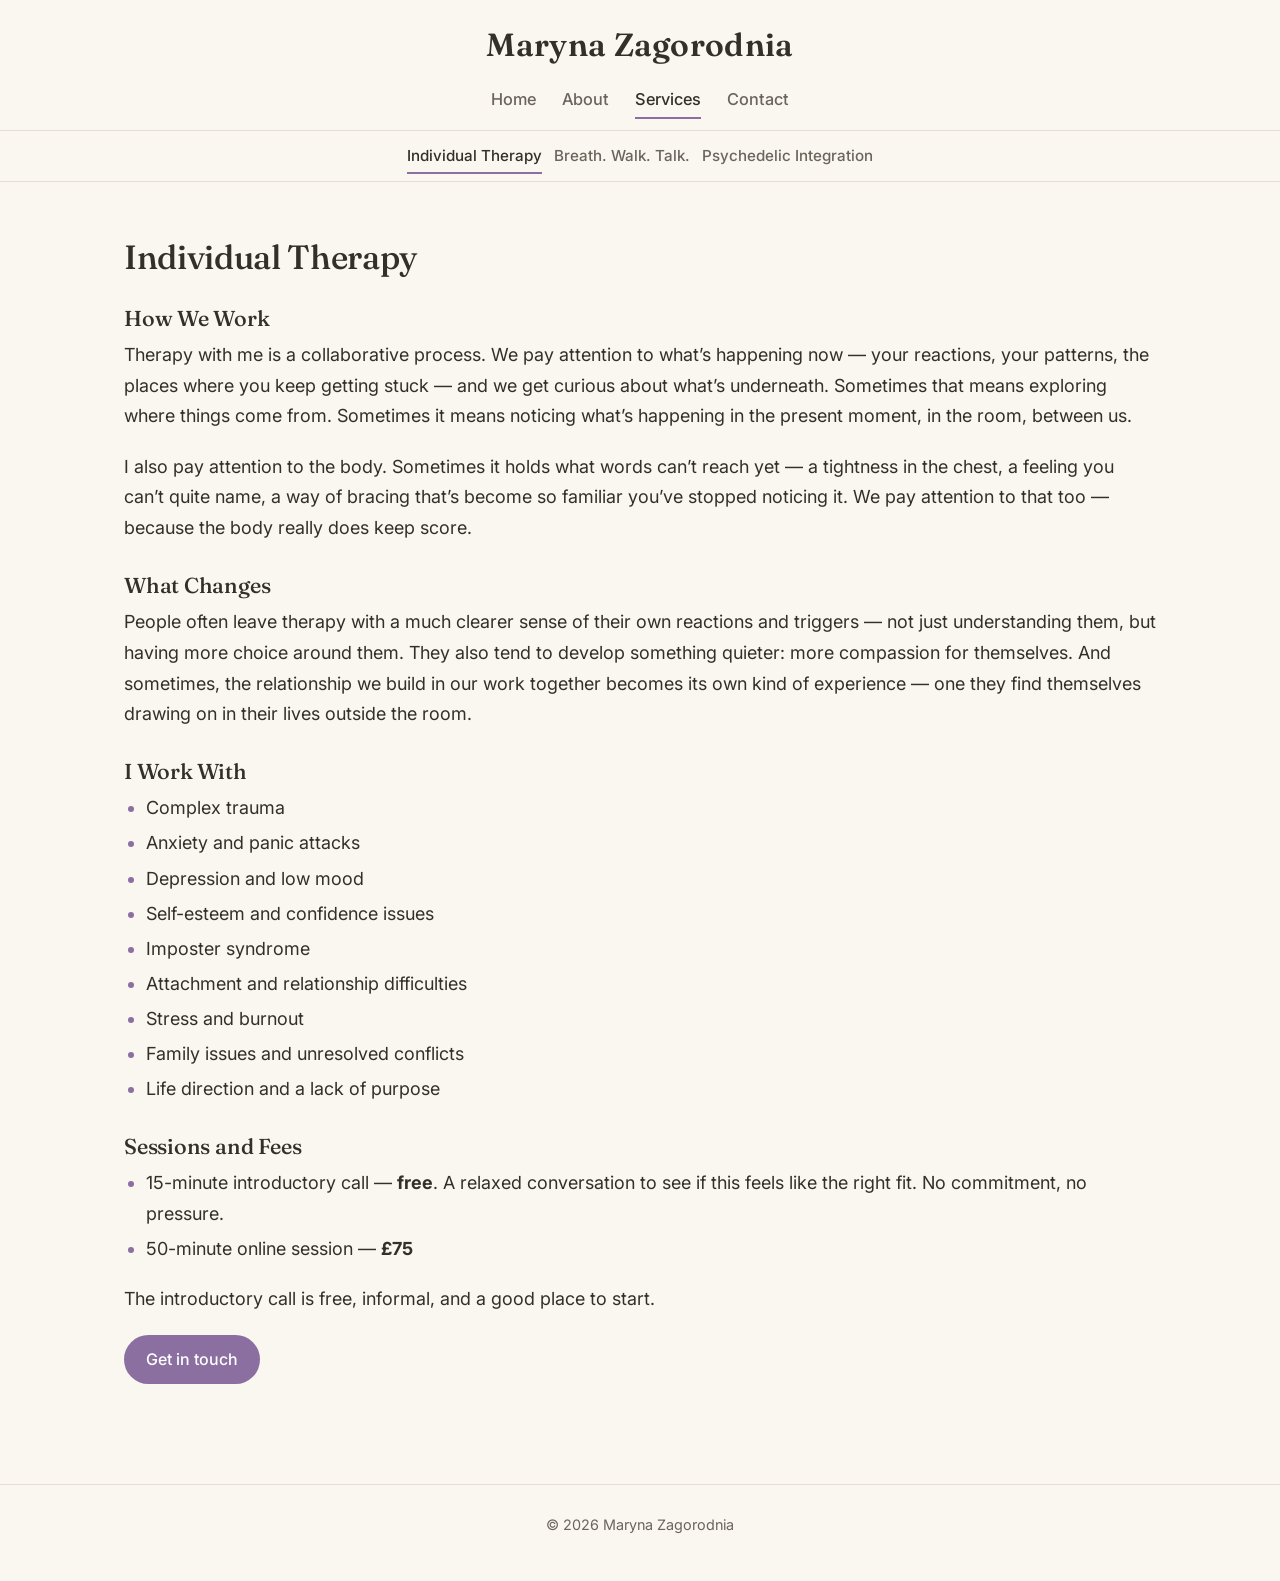
<file: individual-therapy/index.html>
<!DOCTYPE html>
<html lang="en">
<head>
  <meta charset="UTF-8" />
  <meta name="viewport" content="width=device-width, initial-scale=1.0" />

  <!-- Primary SEO -->
  <title>Individual Therapy Online — UKCP Psychotherapist | Maryna Zagorodnia</title>
  <meta name="description" content="Online individual therapy (£75) with a UKCP-registered Gestalt psychotherapist. Anxiety, complex trauma, burnout, self-esteem, relationships. Free 15-minute introductory call." />
  <meta name="author" content="Maryna Zagorodnia" />
  <meta name="geo.region" content="GB-LND" />
  <meta name="geo.placename" content="London, Hampstead Heath" />

  <link rel="canonical" href="https://safeintegration.space/individual-therapy/" />

  <!-- Open Graph (social sharing previews) -->
  <meta property="og:type" content="website" />
  <meta property="og:url" content="https://safeintegration.space/individual-therapy/" />
  <meta property="og:title" content="Individual Therapy Online — UKCP Psychotherapist | Maryna Zagorodnia" />
  <meta property="og:description" content="Online individual therapy (£75) with a UKCP-registered Gestalt psychotherapist. Anxiety, complex trauma, burnout, self-esteem, relationships. Free 15-minute introductory call." />
  <meta property="og:image" content="https://safeintegration.space/assets/maryna.jpg" />
  <meta property="og:image:alt" content="Portrait of Maryna Zagorodnia" />
  <meta property="og:locale" content="en_GB" />
  <meta property="og:site_name" content="Maryna Zagorodnia" />

  <!-- Twitter / X card -->
  <meta name="twitter:card" content="summary_large_image" />
  <meta name="twitter:title" content="Individual Therapy Online — UKCP Psychotherapist | Maryna Zagorodnia" />
  <meta name="twitter:description" content="Online individual therapy (£75) with a UKCP-registered Gestalt psychotherapist. Free 15-minute introductory call." />
  <meta name="twitter:image" content="https://safeintegration.space/assets/maryna.jpg" />

  <!-- Fonts: Fraunces (headings) + Inter (body). Limited weights for speed. -->
  <link rel="preconnect" href="https://fonts.googleapis.com" />
  <link rel="preconnect" href="https://fonts.gstatic.com" crossorigin />
  <link href="https://fonts.googleapis.com/css2?family=Fraunces:opsz,wght@9..144,400;9..144,500;9..144,600&family=Inter:wght@400;500;600&display=swap" rel="stylesheet" />

  <link rel="icon" type="image/png" href="/assets/leaf.png" />
  <link rel="stylesheet" href="/css/style.css" />
</head>
<body class="lang-en view-services">

  <!-- ===================== STICKY HEADER (same on every page) ===================== -->
  <header class="site-header">
    <div class="header-inner">

      <!-- Language flags -->
      <div class="lang-toggle" role="group" aria-label="Language">
        <button type="button" class="flag flag-en" data-lang="en" aria-label="English" title="English">
          <!-- Union Jack -->
          <svg viewBox="0 0 60 30" width="30" height="15" aria-hidden="true">
            <clipPath id="uk-clip"><path d="M0,0 v30 h60 v-30 z"/></clipPath>
            <g clip-path="url(#uk-clip)">
              <path d="M0,0 v30 h60 v-30 z" fill="#012169"/>
              <path d="M0,0 L60,30 M60,0 L0,30" stroke="#fff" stroke-width="6"/>
              <path d="M0,0 L60,30 M60,0 L0,30" stroke="#C8102E" stroke-width="4"
                    clip-path="url(#uk-clip)"/>
              <path d="M30,0 v30 M0,15 h60" stroke="#fff" stroke-width="10"/>
              <path d="M30,0 v30 M0,15 h60" stroke="#C8102E" stroke-width="6"/>
            </g>
          </svg>
        </button>
        <button type="button" class="flag flag-uk" data-lang="uk" aria-label="Українська" title="Українська">
          <!-- Flag of Ukraine -->
          <svg viewBox="0 0 60 30" width="30" height="15" aria-hidden="true">
            <rect width="60" height="15" fill="#0057B7"/>
            <rect width="60" height="15" y="15" fill="#FFDD00"/>
          </svg>
        </button>
      </div>

      <!-- Name / logo -->
      <a href="/" class="brand">
        <span class="lang-en">Maryna Zagorodnia</span>
        <span class="lang-uk">Марина Загородня</span>
      </a>

      <!-- Main navigation -->
      <nav class="main-nav" aria-label="Primary">
        <a href="/" data-view="home"><span class="lang-en">Home</span><span class="lang-uk">Головна</span></a>
        <a href="/about/" data-view="about"><span class="lang-en">About</span><span class="lang-uk">Про мене</span></a>
        <a href="/individual-therapy/" data-view="services"><span class="lang-en">Services</span><span class="lang-uk">Послуги</span></a>
        <a href="/contact/" data-view="contact"><span class="lang-en">Contact</span><span class="lang-uk">Контакти</span></a>
        <a href="/blog/" data-view="blog" class="blog-only"><span class="lang-en">Blog</span><span class="lang-uk">Блог</span></a>
      </nav>

    </div><!-- end .header-inner -->

    <!-- Services sub-navigation (only visible on service pages) -->
    <nav class="sub-nav" aria-label="Services">
      <a href="/individual-therapy/" class="sub-link">
        <span class="lang-en">Individual Therapy</span><span class="lang-uk">Індивідуальна терапія</span>
      </a>
      <span class="sub-sep">|</span>
      <a href="/walk-and-talk-therapy/" class="sub-link">Breath. Walk. Talk.</a>
      <span class="sub-sep">|</span>
      <a href="/psychedelic-integration/" class="sub-link">
        <span class="lang-en">Psychedelic Integration</span><span class="lang-uk">Психоделічна інтеграція</span>
      </a>
      <!-- Ukrainian-only extra service -->
      <span class="sub-sep lang-uk">|</span>
      <a href="/integration-circles/" class="sub-link lang-uk">
        <span class="lang-uk">Кола інтеграції</span>
      </a>
    </nav>

    <nav class="blog-sub-nav" aria-label="Blog">
      <a href="#blog-video" class="blog-link">Лекція UPRA</a>
      <a href="#blog-post-1" class="blog-link">Що таке інтеграція?</a>
      <a href="#blog-post-2" class="blog-link">Практичний гайд</a>
    </nav>

  </header>

  <!-- ===================== MAIN CONTENT ===================== -->
  <main>

    <section id="services" class="section is-active">
      <div class="wrap">

        <article id="service-therapy" class="reveal">
          <div class="lang-en">
            <h1 class="as-h2">Individual Therapy</h1>

            <h3>How We Work</h3>
            <p>Therapy with me is a collaborative process. We pay attention to what’s happening now — your reactions, your patterns, the places where you keep getting stuck — and we get curious about what’s underneath. Sometimes that means exploring where things come from. Sometimes it means noticing what’s happening in the present moment, in the room, between us.</p>
            <p>I also pay attention to the body. Sometimes it holds what words can’t reach yet — a tightness in the chest, a feeling you can’t quite name, a way of bracing that’s become so familiar you’ve stopped noticing it. We pay attention to that too — because the body really does keep score.</p>

            <h3>What Changes</h3>
            <p>People often leave therapy with a much clearer sense of their own reactions and triggers — not just understanding them, but having more choice around them. They also tend to develop something quieter: more compassion for themselves. And sometimes, the relationship we build in our work together becomes its own kind of experience — one they find themselves drawing on in their lives outside the room.</p>

            <h3>I Work With</h3>
            <ul class="creds">
              <li>Complex trauma</li>
              <li>Anxiety and panic attacks</li>
              <li>Depression and low mood</li>
              <li>Self-esteem and confidence issues</li>
              <li>Imposter syndrome</li>
              <li>Attachment and relationship difficulties</li>
              <li>Stress and burnout</li>
              <li>Family issues and unresolved conflicts</li>
              <li>Life direction and a lack of purpose</li>
            </ul>

            <h3>Sessions and Fees</h3>
            <ul class="creds">
              <li>15-minute introductory call — <strong>free</strong>. A relaxed conversation to see if this feels like the right fit. No commitment, no pressure.</li>
              <li>50-minute online session — <strong>£75</strong></li>
            </ul>
            <p>The introductory call is free, informal, and a good place to start.</p>
            <p><a href="/contact/" class="btn">Get in touch</a></p>
          </div>
          <div class="lang-uk">
            <h1 class="as-h2">Індивідуальна терапія</h1>
            <p>В індивідуальній терапії ми працюємо разом, щоб подолати як минулі, так і теперішні труднощі, допомагаючи вам жити з більшою ясністю та стійкістю. Хоча багато клієнтів звертаються до мене, щоб дослідити закономірності, вкорінені в минулому, я також працюю з тими, хто стикається з поточними проблемами, що можуть не мати чіткого зв’язку з попереднім досвідом.</p>
            <details class="service-details">
              <summary><span class="text-more">Детальніше</span><span class="text-less">Згорнути</span></summary>
              <div class="details-body">
                <p>Терапія зі мною — це спільна подорож. Ми починаємо з визначення джерел труднощів і уточнення ваших цілей. Для проблем, орієнтованих на теперішнє, я застосовую рішення-орієнтований підхід, працюючи разом із вами над практичними кроками та навичками.</p>
                <p>Я працюю з широким колом запитів, зокрема:</p>
                <ul class="creds">
                  <li>ПТСР та комплексна травма</li>
                  <li>Тривога та панічні атаки</li>
                  <li>Депресія та знижений настрій</li>
                  <li>Самооцінка та впевненість у собі</li>
                  <li>Синдром самозванця</li>
                  <li>Прив’язаність і труднощі у стосунках</li>
                  <li>Стрес і вигорання</li>
                  <li>Сімейні питання та невирішені конфлікти</li>
                  <li>Пошук напрямку та відчуття сенсу</li>
                </ul>
                <p>Мій підхід поєднує розмовну терапію з тілесно-орієнтованими техніками: практиками усвідомленості, дихальними вправами та м’якими рухами.</p>
                <h3>Сесії та вартість</h3>
                <ul class="creds">
                  <li>15-хвилинний ознайомчий дзвінок: <strong>БЕЗКОШТОВНО</strong></li>
                  <li>50-хвилинна сесія (онлайн): <strong>£75</strong></li>
                </ul>
                <p><a href="/contact/" class="btn">Зв’язатися</a></p>
              </div>
            </details>
          </div>
        </article>

      </div>
    </section>

  </main>

  <footer class="site-footer">
    <p>© <span id="year"></span> Maryna Zagorodnia</p>
  </footer>

  <!-- jQuery from CDN (cached, fast) -->
  <script src="https://code.jquery.com/jquery-3.7.1.min.js"
          integrity="sha256-/JqT3SQfawRcv/BIHPThkBvs0OEvtFFmqPF/lYI/Cxo="
          crossorigin="anonymous"></script>
  <script src="/js/config.js"></script>
  <script src="/js/main.js"></script>
  <!-- GoatCounter analytics (privacy-friendly, no cookies, free) -->
  <script data-goatcounter="https://safeintegration.goatcounter.com/count"
          async src="https://gc.zgo.at/count.js"></script>
</body>
</html>
</file>
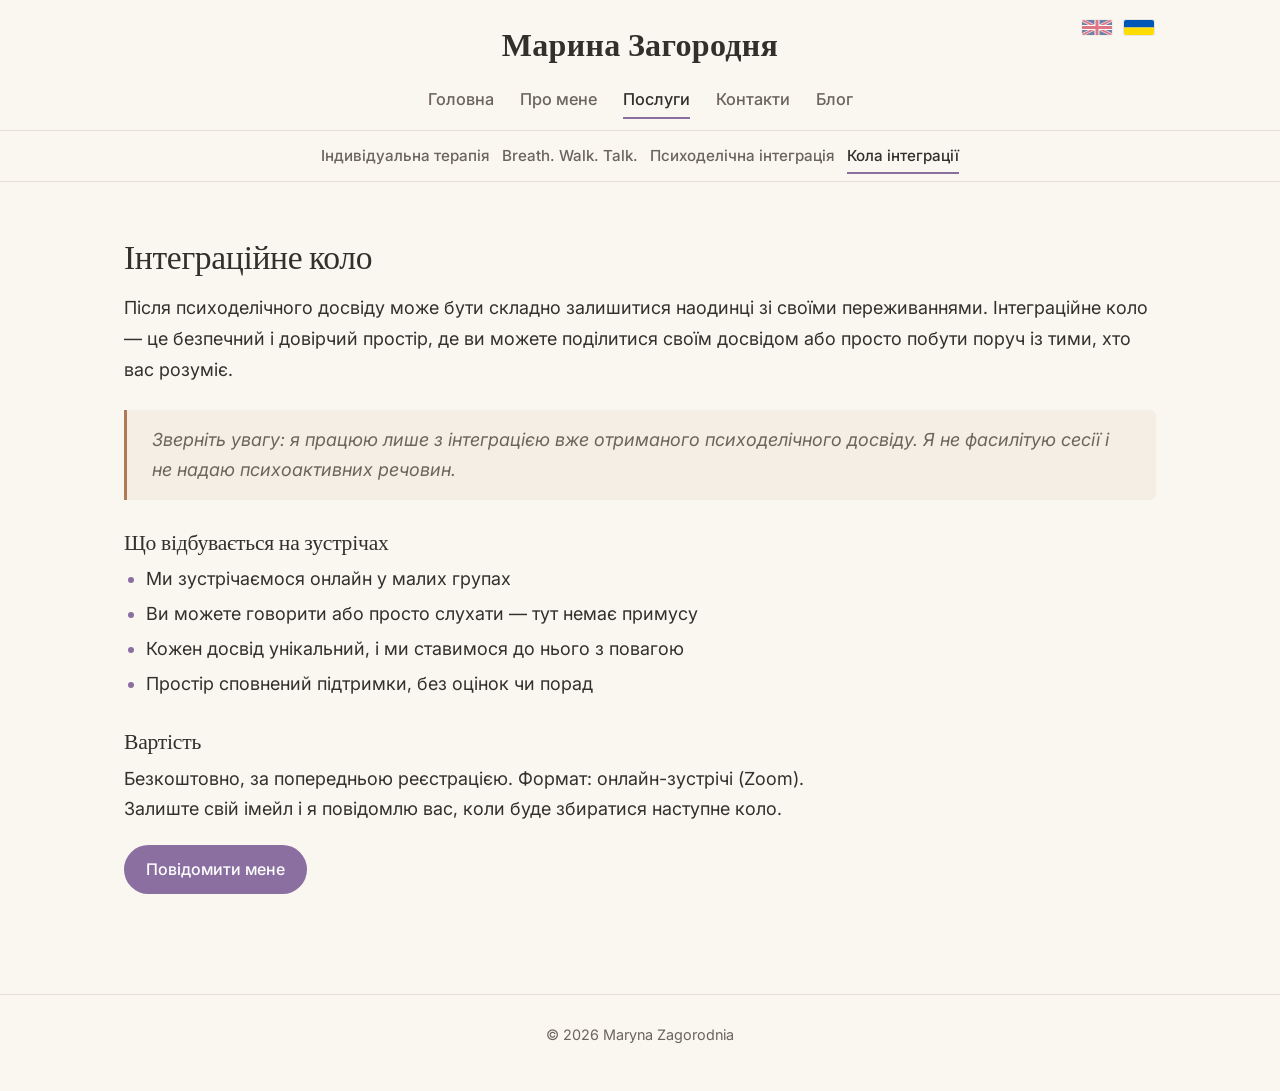
<file: integration-circles/index.html>
<!DOCTYPE html>
<html lang="uk">
<head>
  <meta charset="UTF-8" />
  <meta name="viewport" content="width=device-width, initial-scale=1.0" />

  <!-- Primary SEO -->
  <title>Інтеграційне коло — безкоштовні онлайн-зустрічі | Марина Загородня</title>
  <meta name="description" content="Безкоштовне інтеграційне коло онлайн: безпечний і довірчий простір, щоб поділитися психоделічним досвідом або просто побути поруч із тими, хто розуміє." />
  <meta name="author" content="Maryna Zagorodnia" />

  <link rel="canonical" href="https://safeintegration.space/integration-circles/" />

  <!-- Open Graph (social sharing previews) -->
  <meta property="og:type" content="website" />
  <meta property="og:url" content="https://safeintegration.space/integration-circles/" />
  <meta property="og:title" content="Інтеграційне коло — безкоштовні онлайн-зустрічі | Марина Загородня" />
  <meta property="og:description" content="Безкоштовне інтеграційне коло онлайн: безпечний і довірчий простір, щоб поділитися психоделічним досвідом або просто побути поруч із тими, хто розуміє." />
  <meta property="og:image" content="https://safeintegration.space/assets/maryna.jpg" />
  <meta property="og:image:alt" content="Портрет Марини Загородньої" />
  <meta property="og:locale" content="uk_UA" />
  <meta property="og:site_name" content="Maryna Zagorodnia" />

  <!-- Fonts: Fraunces (headings) + Inter (body). Limited weights for speed. -->
  <link rel="preconnect" href="https://fonts.googleapis.com" />
  <link rel="preconnect" href="https://fonts.gstatic.com" crossorigin />
  <link href="https://fonts.googleapis.com/css2?family=Fraunces:opsz,wght@9..144,400;9..144,500;9..144,600&family=Inter:wght@400;500;600&display=swap" rel="stylesheet" />

  <link rel="icon" type="image/png" href="/assets/leaf.png" />
  <link rel="stylesheet" href="/css/style.css" />
</head>
<body class="lang-uk view-services uk-page">

  <!-- ===================== STICKY HEADER (same on every page) ===================== -->
  <header class="site-header">
    <div class="header-inner">

      <!-- Language flags -->
      <div class="lang-toggle" role="group" aria-label="Language">
        <button type="button" class="flag flag-en" data-lang="en" aria-label="English" title="English">
          <!-- Union Jack -->
          <svg viewBox="0 0 60 30" width="30" height="15" aria-hidden="true">
            <clipPath id="uk-clip"><path d="M0,0 v30 h60 v-30 z"/></clipPath>
            <g clip-path="url(#uk-clip)">
              <path d="M0,0 v30 h60 v-30 z" fill="#012169"/>
              <path d="M0,0 L60,30 M60,0 L0,30" stroke="#fff" stroke-width="6"/>
              <path d="M0,0 L60,30 M60,0 L0,30" stroke="#C8102E" stroke-width="4"
                    clip-path="url(#uk-clip)"/>
              <path d="M30,0 v30 M0,15 h60" stroke="#fff" stroke-width="10"/>
              <path d="M30,0 v30 M0,15 h60" stroke="#C8102E" stroke-width="6"/>
            </g>
          </svg>
        </button>
        <button type="button" class="flag flag-uk" data-lang="uk" aria-label="Українська" title="Українська">
          <!-- Flag of Ukraine -->
          <svg viewBox="0 0 60 30" width="30" height="15" aria-hidden="true">
            <rect width="60" height="15" fill="#0057B7"/>
            <rect width="60" height="15" y="15" fill="#FFDD00"/>
          </svg>
        </button>
      </div>

      <!-- Name / logo -->
      <a href="/" class="brand">
        <span class="lang-en">Maryna Zagorodnia</span>
        <span class="lang-uk">Марина Загородня</span>
      </a>

      <!-- Main navigation -->
      <nav class="main-nav" aria-label="Primary">
        <a href="/" data-view="home"><span class="lang-en">Home</span><span class="lang-uk">Головна</span></a>
        <a href="/about/" data-view="about"><span class="lang-en">About</span><span class="lang-uk">Про мене</span></a>
        <a href="/individual-therapy/" data-view="services"><span class="lang-en">Services</span><span class="lang-uk">Послуги</span></a>
        <a href="/contact/" data-view="contact"><span class="lang-en">Contact</span><span class="lang-uk">Контакти</span></a>
        <a href="/blog/" data-view="blog" class="blog-only"><span class="lang-en">Blog</span><span class="lang-uk">Блог</span></a>
      </nav>

    </div><!-- end .header-inner -->

    <!-- Services sub-navigation (only visible on service pages) -->
    <nav class="sub-nav" aria-label="Services">
      <a href="/individual-therapy/" class="sub-link">
        <span class="lang-en">Individual Therapy</span><span class="lang-uk">Індивідуальна терапія</span>
      </a>
      <span class="sub-sep">|</span>
      <a href="/walk-and-talk-therapy/" class="sub-link">Breath. Walk. Talk.</a>
      <span class="sub-sep">|</span>
      <a href="/psychedelic-integration/" class="sub-link">
        <span class="lang-en">Psychedelic Integration</span><span class="lang-uk">Психоделічна інтеграція</span>
      </a>
      <!-- Ukrainian-only extra service -->
      <span class="sub-sep lang-uk">|</span>
      <a href="/integration-circles/" class="sub-link lang-uk">
        <span class="lang-uk">Кола інтеграції</span>
      </a>
    </nav>

    <nav class="blog-sub-nav" aria-label="Blog">
      <a href="#blog-video" class="blog-link">Лекція UPRA</a>
      <a href="#blog-post-1" class="blog-link">Що таке інтеграція?</a>
      <a href="#blog-post-2" class="blog-link">Практичний гайд</a>
    </nav>

  </header>

  <!-- ===================== MAIN CONTENT ===================== -->
  <main>

    <section id="services" class="section is-active">
      <div class="wrap">

        <article id="service-circles" class="reveal lang-uk">
          <h1 class="as-h2">Інтеграційне коло</h1>
          <p>Після психоделічного досвіду може бути складно залишитися наодинці зі своїми переживаннями. Інтеграційне коло — це безпечний і довірчий простір, де ви можете поділитися своїм досвідом або просто побути поруч із тими, хто вас розуміє.</p>
          <blockquote class="disclaimer">Зверніть увагу: я працюю лише з інтеграцією вже отриманого психоделічного досвіду. Я не фасилітую сесії і не надаю психоактивних речовин.</blockquote>
          <h3>Що відбувається на зустрічах</h3>
          <ul class="creds">
            <li>Ми зустрічаємося онлайн у малих групах</li>
            <li>Ви можете говорити або просто слухати — тут немає примусу</li>
            <li>Кожен досвід унікальний, і ми ставимося до нього з повагою</li>
            <li>Простір сповнений підтримки, без оцінок чи порад</li>
          </ul>
          <h3>Вартість</h3>
          <p>Безкоштовно, за попередньою реєстрацією. Формат: онлайн-зустрічі (Zoom).<br>
          Залиште свій імейл і я повідомлю вас, коли буде збиратися наступне коло.</p>
          <p><a href="/contact/" class="btn">Повідомити мене</a></p>
        </article>

      </div>
    </section>

  </main>

  <footer class="site-footer">
    <p>© <span id="year"></span> Maryna Zagorodnia</p>
  </footer>

  <!-- jQuery from CDN (cached, fast) -->
  <script src="https://code.jquery.com/jquery-3.7.1.min.js"
          integrity="sha256-/JqT3SQfawRcv/BIHPThkBvs0OEvtFFmqPF/lYI/Cxo="
          crossorigin="anonymous"></script>
  <script src="/js/config.js"></script>
  <script src="/js/main.js"></script>
  <!-- GoatCounter analytics (privacy-friendly, no cookies, free) -->
  <script data-goatcounter="https://safeintegration.goatcounter.com/count"
          async src="https://gc.zgo.at/count.js"></script>
</body>
</html>
</file>
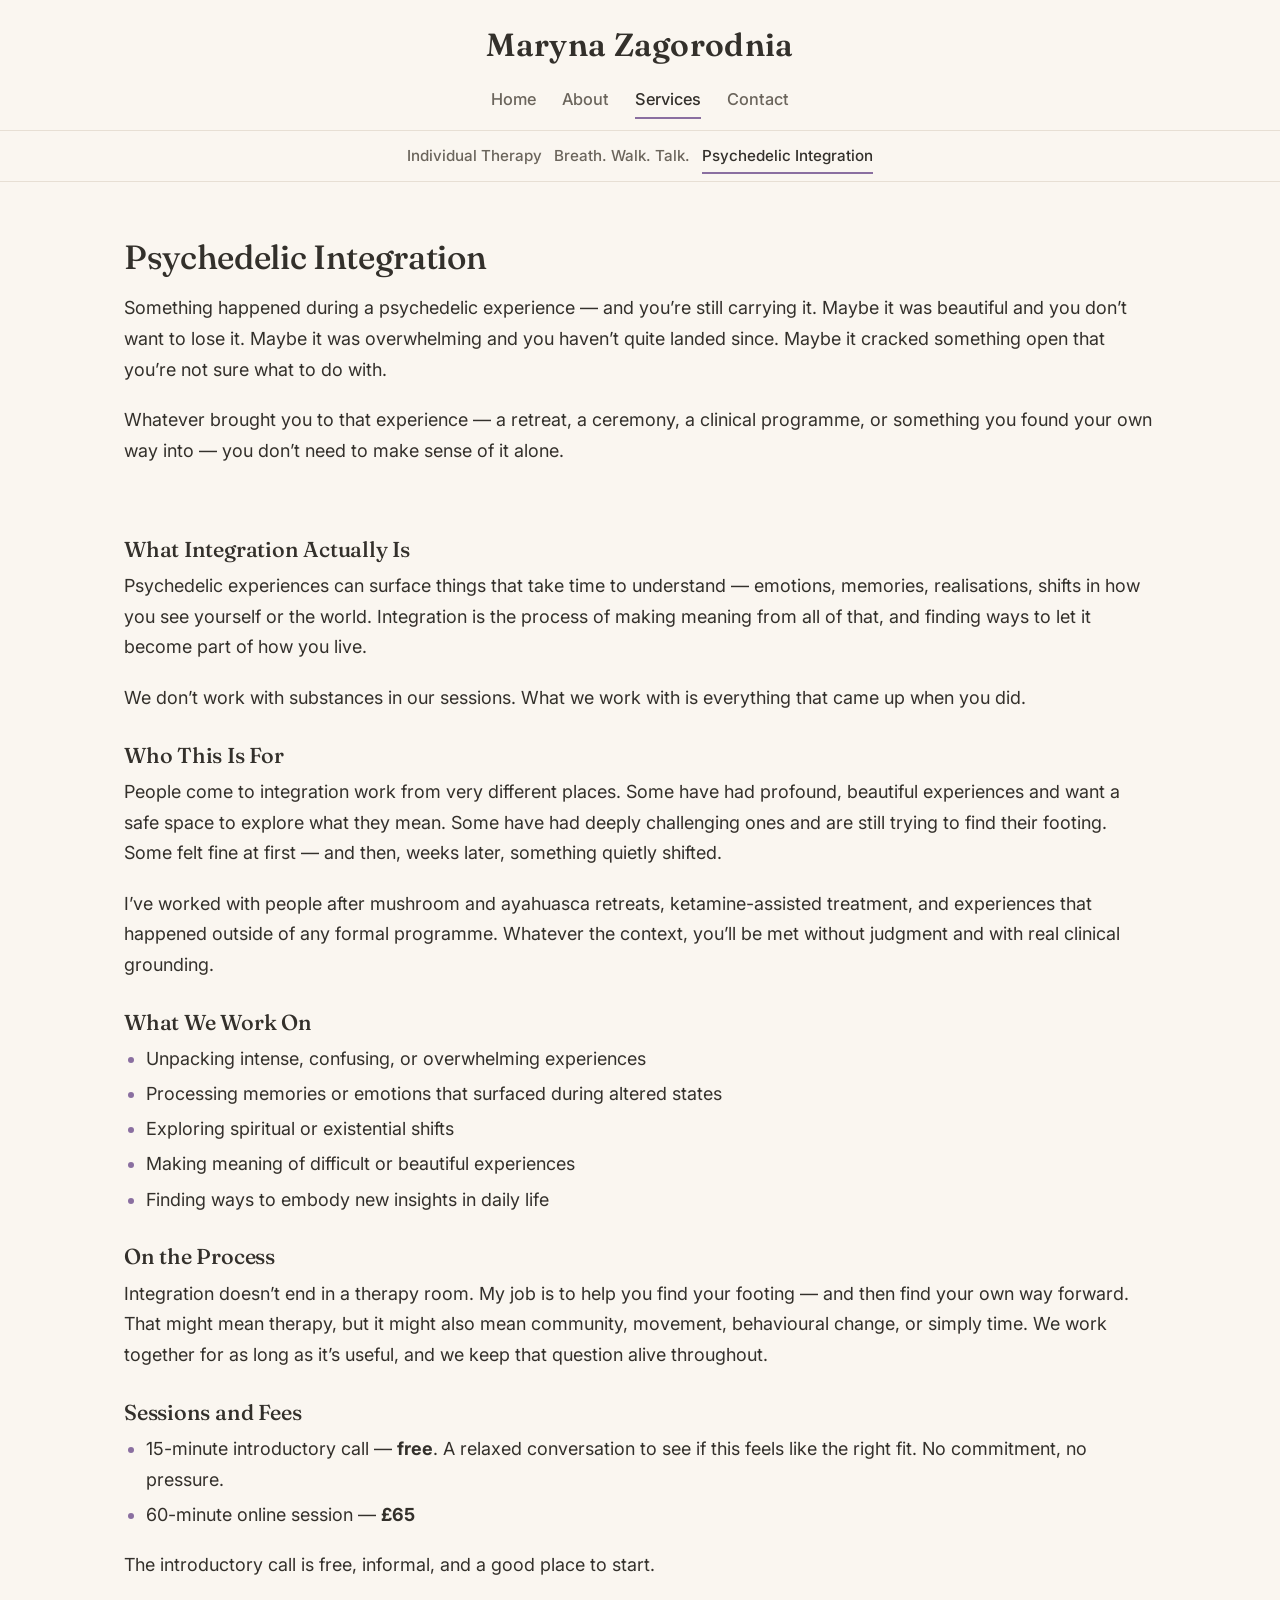
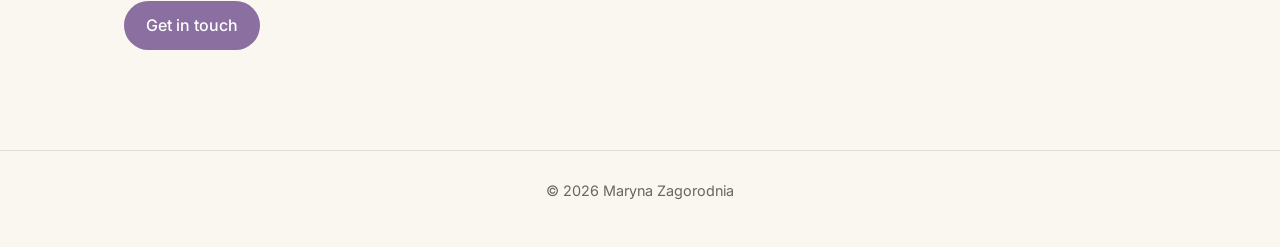
<file: psychedelic-integration/index.html>
<!DOCTYPE html>
<html lang="en">
<head>
  <meta charset="UTF-8" />
  <meta name="viewport" content="width=device-width, initial-scale=1.0" />

  <!-- Primary SEO -->
  <title>Psychedelic Integration Therapy — London &amp; Online | Maryna Zagorodnia</title>
  <meta name="description" content="Make sense of a psychedelic experience with a UKCP-registered integration therapist. Online sessions (£65) after retreats, ceremonies, ketamine treatment or personal journeys. Free 15-minute intro call." />
  <meta name="author" content="Maryna Zagorodnia" />
  <meta name="geo.region" content="GB-LND" />
  <meta name="geo.placename" content="London, Hampstead Heath" />

  <link rel="canonical" href="https://safeintegration.space/psychedelic-integration/" />

  <!-- Open Graph (social sharing previews) -->
  <meta property="og:type" content="website" />
  <meta property="og:url" content="https://safeintegration.space/psychedelic-integration/" />
  <meta property="og:title" content="Psychedelic Integration Therapy — London &amp; Online | Maryna Zagorodnia" />
  <meta property="og:description" content="Make sense of a psychedelic experience with a UKCP-registered integration therapist. Online sessions (£65) after retreats, ceremonies, ketamine treatment or personal journeys. Free 15-minute intro call." />
  <meta property="og:image" content="https://safeintegration.space/assets/maryna.jpg" />
  <meta property="og:image:alt" content="Portrait of Maryna Zagorodnia" />
  <meta property="og:locale" content="en_GB" />
  <meta property="og:site_name" content="Maryna Zagorodnia" />

  <!-- Twitter / X card -->
  <meta name="twitter:card" content="summary_large_image" />
  <meta name="twitter:title" content="Psychedelic Integration Therapy — London &amp; Online | Maryna Zagorodnia" />
  <meta name="twitter:description" content="Make sense of a psychedelic experience with a UKCP-registered integration therapist. Online sessions £65, free 15-minute intro call." />
  <meta name="twitter:image" content="https://safeintegration.space/assets/maryna.jpg" />

  <!-- Structured data: FAQ (mirrors the questions answered on this page) -->
  <script type="application/ld+json">
  {
    "@context": "https://schema.org",
    "@type": "FAQPage",
    "mainEntity": [
      {
        "@type": "Question",
        "name": "What is psychedelic integration?",
        "acceptedAnswer": {
          "@type": "Answer",
          "text": "Psychedelic experiences can surface things that take time to understand — emotions, memories, realisations, shifts in how you see yourself or the world. Integration is the process of making meaning from all of that, and finding ways to let it become part of how you live."
        }
      },
      {
        "@type": "Question",
        "name": "Do sessions involve psychedelic substances?",
        "acceptedAnswer": {
          "@type": "Answer",
          "text": "No. We don't work with substances in our sessions. What we work with is everything that came up when you did. Sessions are integration therapy only."
        }
      },
      {
        "@type": "Question",
        "name": "Who is psychedelic integration therapy for?",
        "acceptedAnswer": {
          "@type": "Answer",
          "text": "People come to integration work from very different places — after mushroom and ayahuasca retreats, ketamine-assisted treatment, ceremonies, clinical programmes, or experiences outside of any formal programme. Whether the experience was profound, difficult, or both, you'll be met without judgment and with real clinical grounding."
        }
      },
      {
        "@type": "Question",
        "name": "How much does a psychedelic integration session cost?",
        "acceptedAnswer": {
          "@type": "Answer",
          "text": "A 15-minute introductory call is free — a relaxed conversation to see if this feels like the right fit. A 60-minute online session is £65."
        }
      }
    ]
  }
  </script>

  <!-- Fonts: Fraunces (headings) + Inter (body). Limited weights for speed. -->
  <link rel="preconnect" href="https://fonts.googleapis.com" />
  <link rel="preconnect" href="https://fonts.gstatic.com" crossorigin />
  <link href="https://fonts.googleapis.com/css2?family=Fraunces:opsz,wght@9..144,400;9..144,500;9..144,600&family=Inter:wght@400;500;600&display=swap" rel="stylesheet" />

  <link rel="icon" type="image/png" href="/assets/leaf.png" />
  <link rel="stylesheet" href="/css/style.css" />
</head>
<body class="lang-en view-services">

  <!-- ===================== STICKY HEADER (same on every page) ===================== -->
  <header class="site-header">
    <div class="header-inner">

      <!-- Language flags -->
      <div class="lang-toggle" role="group" aria-label="Language">
        <button type="button" class="flag flag-en" data-lang="en" aria-label="English" title="English">
          <!-- Union Jack -->
          <svg viewBox="0 0 60 30" width="30" height="15" aria-hidden="true">
            <clipPath id="uk-clip"><path d="M0,0 v30 h60 v-30 z"/></clipPath>
            <g clip-path="url(#uk-clip)">
              <path d="M0,0 v30 h60 v-30 z" fill="#012169"/>
              <path d="M0,0 L60,30 M60,0 L0,30" stroke="#fff" stroke-width="6"/>
              <path d="M0,0 L60,30 M60,0 L0,30" stroke="#C8102E" stroke-width="4"
                    clip-path="url(#uk-clip)"/>
              <path d="M30,0 v30 M0,15 h60" stroke="#fff" stroke-width="10"/>
              <path d="M30,0 v30 M0,15 h60" stroke="#C8102E" stroke-width="6"/>
            </g>
          </svg>
        </button>
        <button type="button" class="flag flag-uk" data-lang="uk" aria-label="Українська" title="Українська">
          <!-- Flag of Ukraine -->
          <svg viewBox="0 0 60 30" width="30" height="15" aria-hidden="true">
            <rect width="60" height="15" fill="#0057B7"/>
            <rect width="60" height="15" y="15" fill="#FFDD00"/>
          </svg>
        </button>
      </div>

      <!-- Name / logo -->
      <a href="/" class="brand">
        <span class="lang-en">Maryna Zagorodnia</span>
        <span class="lang-uk">Марина Загородня</span>
      </a>

      <!-- Main navigation -->
      <nav class="main-nav" aria-label="Primary">
        <a href="/" data-view="home"><span class="lang-en">Home</span><span class="lang-uk">Головна</span></a>
        <a href="/about/" data-view="about"><span class="lang-en">About</span><span class="lang-uk">Про мене</span></a>
        <a href="/individual-therapy/" data-view="services"><span class="lang-en">Services</span><span class="lang-uk">Послуги</span></a>
        <a href="/contact/" data-view="contact"><span class="lang-en">Contact</span><span class="lang-uk">Контакти</span></a>
        <a href="/blog/" data-view="blog" class="blog-only"><span class="lang-en">Blog</span><span class="lang-uk">Блог</span></a>
      </nav>

    </div><!-- end .header-inner -->

    <!-- Services sub-navigation (only visible on service pages) -->
    <nav class="sub-nav" aria-label="Services">
      <a href="/individual-therapy/" class="sub-link">
        <span class="lang-en">Individual Therapy</span><span class="lang-uk">Індивідуальна терапія</span>
      </a>
      <span class="sub-sep">|</span>
      <a href="/walk-and-talk-therapy/" class="sub-link">Breath. Walk. Talk.</a>
      <span class="sub-sep">|</span>
      <a href="/psychedelic-integration/" class="sub-link">
        <span class="lang-en">Psychedelic Integration</span><span class="lang-uk">Психоделічна інтеграція</span>
      </a>
      <!-- Ukrainian-only extra service -->
      <span class="sub-sep lang-uk">|</span>
      <a href="/integration-circles/" class="sub-link lang-uk">
        <span class="lang-uk">Кола інтеграції</span>
      </a>
    </nav>

    <nav class="blog-sub-nav" aria-label="Blog">
      <a href="#blog-video" class="blog-link">Лекція UPRA</a>
      <a href="#blog-post-1" class="blog-link">Що таке інтеграція?</a>
      <a href="#blog-post-2" class="blog-link">Практичний гайд</a>
    </nav>

  </header>

  <!-- ===================== MAIN CONTENT ===================== -->
  <main>

    <section id="services" class="section is-active">
      <div class="wrap">

        <article id="service-integration" class="reveal">
          <div class="lang-en">
            <h1 class="as-h2">Psychedelic Integration</h1>
            <p>Something happened during a psychedelic experience — and you’re still carrying it. Maybe it was beautiful and you don’t want to lose it. Maybe it was overwhelming and you haven’t quite landed since. Maybe it cracked something open that you’re not sure what to do with.</p>
            <p>Whatever brought you to that experience — a retreat, a ceremony, a clinical programme, or something you found your own way into — you don’t need to make sense of it alone.</p>

            <div class="details-body">
                <h3>What Integration Actually Is</h3>
                <p>Psychedelic experiences can surface things that take time to understand — emotions, memories, realisations, shifts in how you see yourself or the world. Integration is the process of making meaning from all of that, and finding ways to let it become part of how you live.</p>
                <p>We don’t work with substances in our sessions. What we work with is everything that came up when you did.</p>

                <h3>Who This Is For</h3>
                <p>People come to integration work from very different places. Some have had profound, beautiful experiences and want a safe space to explore what they mean. Some have had deeply challenging ones and are still trying to find their footing. Some felt fine at first — and then, weeks later, something quietly shifted.</p>
                <p>I’ve worked with people after mushroom and ayahuasca retreats, ketamine-assisted treatment, and experiences that happened outside of any formal programme. Whatever the context, you’ll be met without judgment and with real clinical grounding.</p>

                <h3>What We Work On</h3>
                <ul class="creds">
                  <li>Unpacking intense, confusing, or overwhelming experiences</li>
                  <li>Processing memories or emotions that surfaced during altered states</li>
                  <li>Exploring spiritual or existential shifts</li>
                  <li>Making meaning of difficult or beautiful experiences</li>
                  <li>Finding ways to embody new insights in daily life</li>
                </ul>

                <h3>On the Process</h3>
                <p>Integration doesn’t end in a therapy room. My job is to help you find your footing — and then find your own way forward. That might mean therapy, but it might also mean community, movement, behavioural change, or simply time. We work together for as long as it’s useful, and we keep that question alive throughout.</p>

                <h3>Sessions and Fees</h3>
                <ul class="creds">
                  <li>15-minute introductory call — <strong>free</strong>. A relaxed conversation to see if this feels like the right fit. No commitment, no pressure.</li>
                  <li>60-minute online session — <strong>£65</strong></li>
                </ul>
                <p>The introductory call is free, informal, and a good place to start.</p>
                <p><a href="/contact/" class="btn">Get in touch</a></p>
            </div>
          </div>
          <div class="lang-uk">
            <h1 class="as-h2">Психоделічна інтеграція</h1>
            <p>Терапія психоделічної інтеграції надає безпечний і підтримуючий простір для осмислення минулого психоделічного досвіду. Чи то ви маєте справу зі старим, невирішеним досвідом LSD, повертаєтесь після церемонії аяуаски, шукаєте підтримки інтеграції після лікування кетаміном, або намагаєтесь опрацювати нещодавній ретрит — ця форма терапії може допомогти вам інтегрувати свій досвід так, щоб підтримати зростання, заземлення та самопізнання.</p>
            <details class="service-details">
              <summary><span class="text-more">Детальніше</span><span class="text-less">Згорнути</span></summary>
              <div class="details-body">
                <h3>Що таке терапія психоделічної інтеграції?</h3>
                <p>Психоделічна інтеграція відрізняється від психоделічної терапії тим, що ми не проводимо сесії з речовинами. Натомість ми зосереджуємось на опрацюванні та інтеграції минулого досвіду з психоделіками, дослідженні їхнього впливу та осмисленні інсайтів, емоцій, спогадів або труднощів, що могли виникнути.</p>
                <p>Якщо психоделіки відіграли роль у вашому шляху, але залишили вас з відчуттям тривоги, сплутаності, відкритості, перевантаження або труднощів — інтеграційна робота може забезпечити заземлення та ясність.</p>
                <p>Разом ми досліджуємо емоції, усвідомлення, несподівані спогади або зміни у сприйнятті, що могли виникнути, допомагаючи вам осмислити їх у ширшому контексті вашого життя.</p>
                <p>Поширені теми в терапії психоделічної інтеграції:</p>
                <ul class="creds">
                  <li>Розбір інтенсивних або заплутаних переживань</li>
                  <li>Опрацювання спогадів або почуттів, що виникли в змінених станах</li>
                  <li>Робота з важкими емоціями: страхом, горем або радістю</li>
                  <li>Дослідження духовних або екзистенційних наслідків цього досвіду</li>
                  <li>Пошук способів впровадити нові інсайти в повсякденне життя</li>
                </ul>
                <blockquote class="disclaimer">Зверніть увагу: я пропоную лише підтримку інтеграції. Я не проводжу та не надаю психоделічного досвіду. Наша робота зосереджена виключно на опрацюванні та інтеграції того, що вже відбулося.</blockquote>
                <h3>Сесії та вартість</h3>
                <ul class="creds">
                  <li>15-хвилинний ознайомчий дзвінок: <strong>БЕЗКОШТОВНО</strong></li>
                  <li>60-хвилинна сесія (онлайн): <strong>£65</strong></li>
                </ul>
                <p><a href="/contact/" class="btn">Зв’язатися</a></p>
              </div>
            </details>
          </div>
        </article>

      </div>
    </section>

  </main>

  <footer class="site-footer">
    <p>© <span id="year"></span> Maryna Zagorodnia</p>
  </footer>

  <!-- jQuery from CDN (cached, fast) -->
  <script src="https://code.jquery.com/jquery-3.7.1.min.js"
          integrity="sha256-/JqT3SQfawRcv/BIHPThkBvs0OEvtFFmqPF/lYI/Cxo="
          crossorigin="anonymous"></script>
  <script src="/js/config.js"></script>
  <script src="/js/main.js"></script>
  <!-- GoatCounter analytics (privacy-friendly, no cookies, free) -->
  <script data-goatcounter="https://safeintegration.goatcounter.com/count"
          async src="https://gc.zgo.at/count.js"></script>
</body>
</html>
</file>
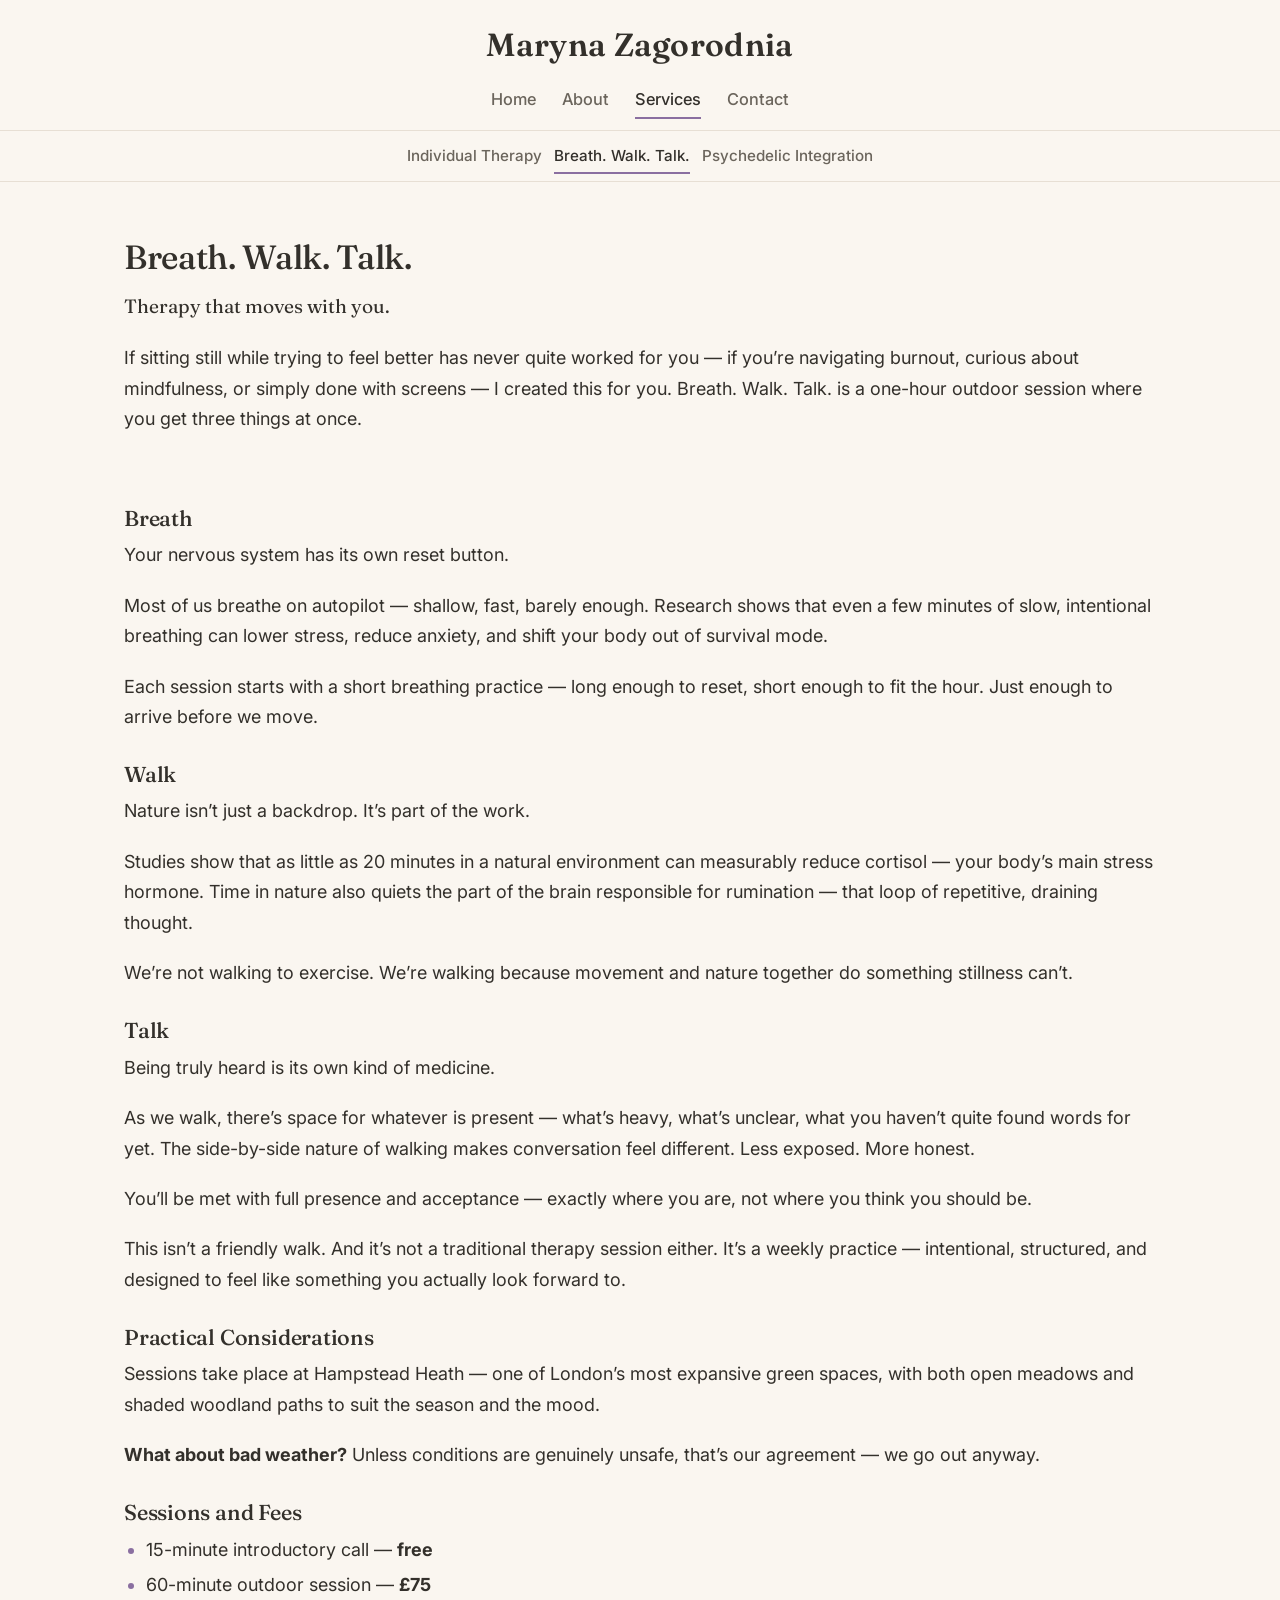
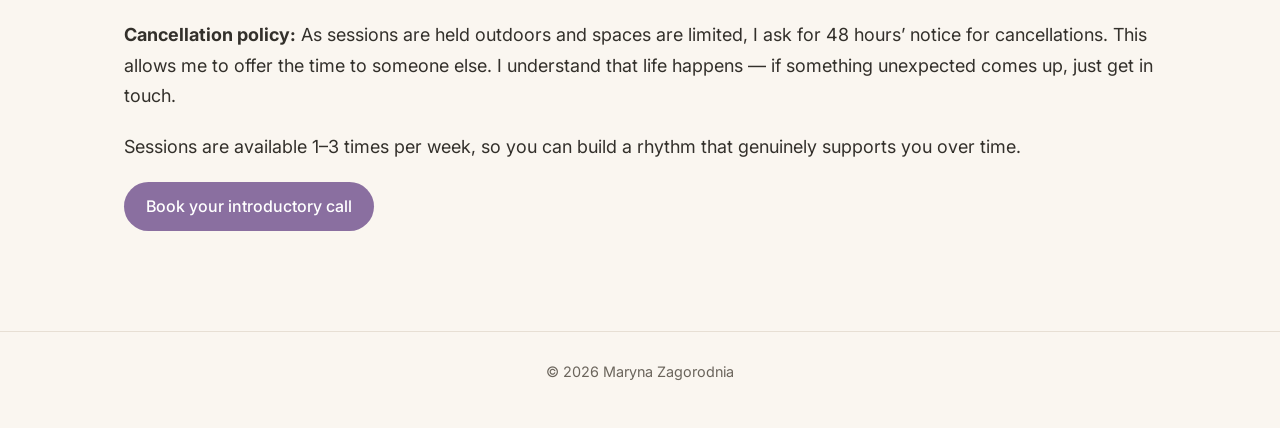
<file: walk-and-talk-therapy/index.html>
<!DOCTYPE html>
<html lang="en">
<head>
  <meta charset="UTF-8" />
  <meta name="viewport" content="width=device-width, initial-scale=1.0" />

  <!-- Primary SEO -->
  <title>Walk and Talk Therapy in Hampstead Heath, London — Breath. Walk. Talk.</title>
  <meta name="description" content="Outdoor walk-and-talk therapy in Hampstead Heath, London (£75). Breathing, movement and conversation with a UKCP-registered psychotherapist. Free 15-minute introductory call." />
  <meta name="author" content="Maryna Zagorodnia" />
  <meta name="geo.region" content="GB-LND" />
  <meta name="geo.placename" content="London, Hampstead Heath" />

  <link rel="canonical" href="https://safeintegration.space/walk-and-talk-therapy/" />

  <!-- Open Graph (social sharing previews) -->
  <meta property="og:type" content="website" />
  <meta property="og:url" content="https://safeintegration.space/walk-and-talk-therapy/" />
  <meta property="og:title" content="Walk and Talk Therapy in Hampstead Heath, London — Breath. Walk. Talk." />
  <meta property="og:description" content="Outdoor walk-and-talk therapy in Hampstead Heath, London (£75). Breathing, movement and conversation with a UKCP-registered psychotherapist. Free 15-minute introductory call." />
  <meta property="og:image" content="https://safeintegration.space/assets/maryna.jpg" />
  <meta property="og:image:alt" content="Portrait of Maryna Zagorodnia" />
  <meta property="og:locale" content="en_GB" />
  <meta property="og:site_name" content="Maryna Zagorodnia" />

  <!-- Twitter / X card -->
  <meta name="twitter:card" content="summary_large_image" />
  <meta name="twitter:title" content="Walk and Talk Therapy in Hampstead Heath, London — Breath. Walk. Talk." />
  <meta name="twitter:description" content="Outdoor walk-and-talk therapy in Hampstead Heath, London (£75) with a UKCP-registered psychotherapist. Free intro call." />
  <meta name="twitter:image" content="https://safeintegration.space/assets/maryna.jpg" />

  <!-- Fonts: Fraunces (headings) + Inter (body). Limited weights for speed. -->
  <link rel="preconnect" href="https://fonts.googleapis.com" />
  <link rel="preconnect" href="https://fonts.gstatic.com" crossorigin />
  <link href="https://fonts.googleapis.com/css2?family=Fraunces:opsz,wght@9..144,400;9..144,500;9..144,600&family=Inter:wght@400;500;600&display=swap" rel="stylesheet" />

  <link rel="icon" type="image/png" href="/assets/leaf.png" />
  <link rel="stylesheet" href="/css/style.css" />
</head>
<body class="lang-en view-services">

  <!-- ===================== STICKY HEADER (same on every page) ===================== -->
  <header class="site-header">
    <div class="header-inner">

      <!-- Language flags -->
      <div class="lang-toggle" role="group" aria-label="Language">
        <button type="button" class="flag flag-en" data-lang="en" aria-label="English" title="English">
          <!-- Union Jack -->
          <svg viewBox="0 0 60 30" width="30" height="15" aria-hidden="true">
            <clipPath id="uk-clip"><path d="M0,0 v30 h60 v-30 z"/></clipPath>
            <g clip-path="url(#uk-clip)">
              <path d="M0,0 v30 h60 v-30 z" fill="#012169"/>
              <path d="M0,0 L60,30 M60,0 L0,30" stroke="#fff" stroke-width="6"/>
              <path d="M0,0 L60,30 M60,0 L0,30" stroke="#C8102E" stroke-width="4"
                    clip-path="url(#uk-clip)"/>
              <path d="M30,0 v30 M0,15 h60" stroke="#fff" stroke-width="10"/>
              <path d="M30,0 v30 M0,15 h60" stroke="#C8102E" stroke-width="6"/>
            </g>
          </svg>
        </button>
        <button type="button" class="flag flag-uk" data-lang="uk" aria-label="Українська" title="Українська">
          <!-- Flag of Ukraine -->
          <svg viewBox="0 0 60 30" width="30" height="15" aria-hidden="true">
            <rect width="60" height="15" fill="#0057B7"/>
            <rect width="60" height="15" y="15" fill="#FFDD00"/>
          </svg>
        </button>
      </div>

      <!-- Name / logo -->
      <a href="/" class="brand">
        <span class="lang-en">Maryna Zagorodnia</span>
        <span class="lang-uk">Марина Загородня</span>
      </a>

      <!-- Main navigation -->
      <nav class="main-nav" aria-label="Primary">
        <a href="/" data-view="home"><span class="lang-en">Home</span><span class="lang-uk">Головна</span></a>
        <a href="/about/" data-view="about"><span class="lang-en">About</span><span class="lang-uk">Про мене</span></a>
        <a href="/individual-therapy/" data-view="services"><span class="lang-en">Services</span><span class="lang-uk">Послуги</span></a>
        <a href="/contact/" data-view="contact"><span class="lang-en">Contact</span><span class="lang-uk">Контакти</span></a>
        <a href="/blog/" data-view="blog" class="blog-only"><span class="lang-en">Blog</span><span class="lang-uk">Блог</span></a>
      </nav>

    </div><!-- end .header-inner -->

    <!-- Services sub-navigation (only visible on service pages) -->
    <nav class="sub-nav" aria-label="Services">
      <a href="/individual-therapy/" class="sub-link">
        <span class="lang-en">Individual Therapy</span><span class="lang-uk">Індивідуальна терапія</span>
      </a>
      <span class="sub-sep">|</span>
      <a href="/walk-and-talk-therapy/" class="sub-link">Breath. Walk. Talk.</a>
      <span class="sub-sep">|</span>
      <a href="/psychedelic-integration/" class="sub-link">
        <span class="lang-en">Psychedelic Integration</span><span class="lang-uk">Психоделічна інтеграція</span>
      </a>
      <!-- Ukrainian-only extra service -->
      <span class="sub-sep lang-uk">|</span>
      <a href="/integration-circles/" class="sub-link lang-uk">
        <span class="lang-uk">Кола інтеграції</span>
      </a>
    </nav>

    <nav class="blog-sub-nav" aria-label="Blog">
      <a href="#blog-video" class="blog-link">Лекція UPRA</a>
      <a href="#blog-post-1" class="blog-link">Що таке інтеграція?</a>
      <a href="#blog-post-2" class="blog-link">Практичний гайд</a>
    </nav>

  </header>

  <!-- ===================== MAIN CONTENT ===================== -->
  <main>

    <section id="services" class="section is-active">
      <div class="wrap">

        <article id="service-walk" class="reveal">
          <div class="lang-en">
            <h1 class="as-h2">Breath. Walk. Talk.</h1>
            <p class="service-tagline">Therapy that moves with you.</p>
            <p>If sitting still while trying to feel better has never quite worked for you — if you’re navigating burnout, curious about mindfulness, or simply done with screens — I created this for you. Breath. Walk. Talk. is a one-hour outdoor session where you get three things at once.</p>

            <div class="details-body">
                <h3>Breath</h3>
                <p>Your nervous system has its own reset button.</p>
                <p>Most of us breathe on autopilot — shallow, fast, barely enough. Research shows that even a few minutes of slow, intentional breathing can lower stress, reduce anxiety, and shift your body out of survival mode.</p>
                <p>Each session starts with a short breathing practice — long enough to reset, short enough to fit the hour. Just enough to arrive before we move.</p>

                <h3>Walk</h3>
                <p>Nature isn’t just a backdrop. It’s part of the work.</p>
                <p>Studies show that as little as 20 minutes in a natural environment can measurably reduce cortisol — your body’s main stress hormone. Time in nature also quiets the part of the brain responsible for rumination — that loop of repetitive, draining thought.</p>
                <p>We’re not walking to exercise. We’re walking because movement and nature together do something stillness can’t.</p>

                <h3>Talk</h3>
                <p>Being truly heard is its own kind of medicine.</p>
                <p>As we walk, there’s space for whatever is present — what’s heavy, what’s unclear, what you haven’t quite found words for yet. The side-by-side nature of walking makes conversation feel different. Less exposed. More honest.</p>
                <p>You’ll be met with full presence and acceptance — exactly where you are, not where you think you should be.</p>

                <p>This isn’t a friendly walk. And it’s not a traditional therapy session either. It’s a weekly practice — intentional, structured, and designed to feel like something you actually look forward to.</p>

                <h3>Practical Considerations</h3>
                <p>Sessions take place at Hampstead Heath — one of London’s most expansive green spaces, with both open meadows and shaded woodland paths to suit the season and the mood.</p>
                <p><strong>What about bad weather?</strong> Unless conditions are genuinely unsafe, that’s our agreement — we go out anyway.</p>

                <h3>Sessions and Fees</h3>
                <ul class="creds">
                  <li>15-minute introductory call — <strong>free</strong></li>
                  <li>60-minute outdoor session — <strong>£75</strong></li>
                </ul>
                <p><strong>Cancellation policy:</strong> As sessions are held outdoors and spaces are limited, I ask for 48 hours’ notice for cancellations. This allows me to offer the time to someone else. I understand that life happens — if something unexpected comes up, just get in touch.</p>
                <p>Sessions are available 1–3 times per week, so you can build a rhythm that genuinely supports you over time.</p>
                <p><a href="/contact/" class="btn">Book your introductory call</a></p>
            </div>
          </div>
          <div class="lang-uk">
            <h1 class="as-h2">Breath. Walk. Talk.</h1>
            <p>Breath. Walk. Talk. — це терапія на свіжому повітрі в парку Гемпстед-Гіт, Лондон, для тих моментів, коли вам потрібна підтримка, але не ще одна година нерухомого сидіння перед екраном. Ми йдемо поруч у спокійному темпі й дозволяємо розмові рухатися разом із нами. Багатьом людям перебування назовні та в русі допомагає легше думати вголос, відчувати й відкриватися.</p>
            <details class="service-details">
              <summary><span class="text-more">Детальніше</span><span class="text-less">Згорнути</span></summary>
              <div class="details-body">
                <p>Спільна прогулянка змінює форму сесії. Пліч-о-пліч, а не обличчям до обличчя, у ритмі кроків і у відкритому просторі парку — те, що складно висловити в кабінеті, часто проявляється м’якше. Тіло заспокоюється, дихання поглиблюється, і з’являється місце для всього, що потребує бути сказаним.</p>
                <p>Цей формат може підійти вам, якщо ви:</p>
                <ul class="creds">
                  <li>Відчуваєте неспокій або «затиснутість» від онлайн-сесій перед екраном</li>
                  <li>Легше думаєте та опрацьовуєте досвід у русі</li>
                  <li>Хочете додати в роботу дихання, тіло та природу</li>
                  <li>Проживаєте стрес, вигорання, тривогу або знижений настрій</li>
                </ul>
                <p>Ми починаємо з короткого знайомства, знаходимо комфортний темп і дозволяємо прогулянці тримати розмову. Сесії відбуваються за сприятливої погоди, і ми домовимося про простий план на випадок дощу або для днів, коли краще посидіти. Усе, чим ви ділитеся назовні, лишається настільки ж конфіденційним, як і на будь-якій іншій сесії.</p>
                <blockquote class="disclaimer">Зверніть увагу: сесії «прогулянка-розмова» відбуваються в публічному парку. Перед початком ми обговоримо приватність і конфіденційність, і ви завжди можете обрати онлайн- або стаціонарну сесію натомість.</blockquote>
                <h3>Сесії та вартість</h3>
                <ul class="creds">
                  <li>15-хвилинний ознайомчий дзвінок: <strong>БЕЗКОШТОВНО</strong></li>
                  <li>60-хвилинна сесія «прогулянка-розмова» (Гемпстед-Гіт): <strong>£75</strong></li>
                </ul>
                <p><a href="/contact/" class="btn">Зв’язатися</a></p>
              </div>
            </details>
          </div>
        </article>

      </div>
    </section>

  </main>

  <footer class="site-footer">
    <p>© <span id="year"></span> Maryna Zagorodnia</p>
  </footer>

  <!-- jQuery from CDN (cached, fast) -->
  <script src="https://code.jquery.com/jquery-3.7.1.min.js"
          integrity="sha256-/JqT3SQfawRcv/BIHPThkBvs0OEvtFFmqPF/lYI/Cxo="
          crossorigin="anonymous"></script>
  <script src="/js/config.js"></script>
  <script src="/js/main.js"></script>
  <!-- GoatCounter analytics (privacy-friendly, no cookies, free) -->
  <script data-goatcounter="https://safeintegration.goatcounter.com/count"
          async src="https://gc.zgo.at/count.js"></script>
</body>
</html>
</file>
<file: css/style.css>
/* ============================================================
   Maryna Zagorodnia — site styles
   Palette: warm cream background, soft heather accent.
   ============================================================ */

:root {
  --bg:      #FAF6F0;   /* warm cream */
  --surface: #FFFFFF;
  --ink:     #33302B;   /* warm near-black */
  --muted:   #6B655C;
  --accent:  #8A6FA0;   /* soft heather / plum */
  --accent-2:#B07A57;   /* terracotta */
  --line:    #E7DFD4;

  --header-h: 132px;    /* updated by JS to the real header height */
  --maxw: 1080px;

  --serif: "Fraunces", Georgia, "Times New Roman", serif;
  --sans:  "Inter", system-ui, -apple-system, "Segoe UI", Roboto, sans-serif;
}

* { box-sizing: border-box; }

body {
  margin: 0;
  background: var(--bg);
  color: var(--ink);
  font-family: var(--sans);
  font-size: 18px;
  line-height: 1.7;
  -webkit-font-smoothing: antialiased;
  text-rendering: optimizeLegibility;
}

img { max-width: 100%; display: block; }

h1, h2, h3 {
  font-family: var(--serif);
  font-weight: 500;
  line-height: 1.15;
  color: var(--ink);
  letter-spacing: -0.01em;
}
h1 { font-size: clamp(2rem, 4.5vw, 3.1rem); margin: 0 0 .6em; }
h2 { font-size: clamp(1.5rem, 3vw, 2.1rem); margin: 0 0 .5em; }
/* An h1 that keeps the visual size of an h2 — pages need a real h1 for
   search engines without changing how the heading looks. */
h1.as-h2 { font-size: clamp(1.5rem, 3vw, 2.1rem); margin: 0 0 .5em; }
h3 { font-size: clamp(1.1rem, 2vw, 1.35rem); margin: 1.4em 0 .4em; color: var(--ink); }
p  { margin: 0 0 1.1em; }

a { color: var(--accent); text-decoration: none; }
a:hover { color: var(--accent-2); }

blockquote {
  margin: 1.4em 0;
  padding: .8em 1.4em;
  border-left: 3px solid var(--accent);
  background: rgba(138, 111, 160, 0.06);
  border-radius: 0 6px 6px 0;
  font-style: italic;
  color: var(--muted);
}
blockquote.disclaimer {
  border-left-color: var(--accent-2);
  background: rgba(176, 122, 87, 0.07);
}
blockquote p { margin: 0 0 .4em; }
blockquote p:last-child { margin: 0; }
blockquote cite { font-size: .9rem; font-style: normal; color: var(--muted); }

/* ---------- Language toggle (CSS-driven, instant) ---------- */
/* Two rules only. Each element keeps its natural display value when shown. */
body:not(.lang-uk) .lang-uk { display: none; }
body.lang-uk       .lang-en { display: none; }

/* Blog is Ukrainian-only */
body:not(.lang-uk) .blog-only { display: none; }

/* ============================================================
   HEADER (sticky)
   ============================================================ */
.site-header {
  position: sticky;
  top: 0;
  z-index: 100;
  background: rgba(250, 246, 240, 0.92);
  backdrop-filter: saturate(140%) blur(8px);
  border-bottom: 1px solid var(--line);
  user-select: none;
}
.header-inner {
  position: relative;
  max-width: var(--maxw);
  margin: 0 auto;
  padding: 18px 24px 14px;
  text-align: center;
}

.brand {
  display: inline-block;
  font-family: var(--serif);
  font-size: clamp(1.4rem, 3.2vw, 2rem);
  font-weight: 600;
  color: var(--ink);
  letter-spacing: .01em;
}
.brand:hover { color: var(--ink); }

/* Flags pinned top-right */
.lang-toggle {
  position: absolute;
  top: 18px;
  right: 24px;
  display: flex;
  align-items: center;
  gap: 8px;
}
.flag {
  background: none;
  border: 0;
  padding: 2px;
  cursor: pointer;
  border-radius: 3px;
  line-height: 0;
  opacity: .55;
  transition: opacity .2s ease, transform .2s ease;
}
.flag svg { border-radius: 2px; box-shadow: 0 0 0 1px rgba(0,0,0,.08); }
.flag:hover { opacity: 1; transform: translateY(-1px); }
body.lang-en .flag-en,
body.lang-uk .flag-uk { opacity: 1; }
.lang-sep { color: var(--line); }

/* Main nav */
.main-nav {
  margin-top: 12px;
  display: flex;
  justify-content: center;
  flex-wrap: wrap;
  gap: 0 26px;
}
.main-nav a {
  position: relative;
  color: var(--muted);
  font-weight: 500;
  font-size: 1.02rem;
  padding: 2px 0;
}
.main-nav a::after {
  content: "";
  position: absolute;
  left: 0; right: 0; bottom: -3px;
  height: 2px;
  background: var(--accent);
  transform: scaleX(0);
  transition: transform .22s ease;
}
.main-nav a:hover { color: var(--ink); }
.main-nav a.active { color: var(--ink); }
.main-nav a.active::after { transform: scaleX(1); }

/* Services sub-nav: hidden unless on services view */
.sub-nav {
  display: none;
  justify-content: center;
  flex-wrap: wrap;
  align-items: center;
  gap: 0 12px;
  padding: 10px 24px;
  border-top: 1px solid var(--line);
}
body.view-services .sub-nav { display: flex; }
.sub-nav a {
  position: relative;
  color: var(--muted);
  font-weight: 500;
  font-size: .95rem;
  padding: 2px 0;
}
.sub-nav a::after {
  content: "";
  position: absolute;
  left: 0; right: 0; bottom: -3px;
  height: 2px;
  background: var(--accent);
  transform: scaleX(0);
  transition: transform .22s ease;
}
.sub-nav a:hover { color: var(--ink); }
.sub-nav a.active { color: var(--ink); }
.sub-nav a.active::after { transform: scaleX(1); }
.sub-sep { display: none; }

/* Blog sub-nav — same structure as services sub-nav */
.blog-sub-nav {
  display: none;
  justify-content: center;
  flex-wrap: wrap;
  gap: 0 26px;
  padding: 10px 24px;
  border-top: 1px solid var(--line);
}
body.view-blog .blog-sub-nav { display: flex; }
.blog-link {
  position: relative;
  color: var(--muted);
  font-weight: 500;
  font-size: .95rem;
  padding: 2px 0;
}
.blog-link::after {
  content: "";
  position: absolute;
  left: 0; right: 0; bottom: -3px;
  height: 2px;
  background: var(--accent);
  transform: scaleX(0);
  transition: transform .22s ease;
}
.blog-link:hover { color: var(--ink); }
.blog-link.active { color: var(--ink); }
.blog-link.active::after { transform: scaleX(1); }

.blog-item { display: none; }

/* ============================================================
   SECTIONS / LAYOUT
   ============================================================ */
.section { display: none; }
.section.is-active { display: block; }

.wrap {
  max-width: var(--maxw);
  margin: 0 auto;
  padding: 56px 24px 80px;
}
.wrap-narrow { max-width: 720px; }

.row { margin-bottom: 48px; }
.row:last-child { margin-bottom: 0; }

/* Two-column: text + media */
.two-col {
  display: grid;
  grid-template-columns: 1fr 1fr;
  gap: 48px;
  align-items: center;
}
.one-col { max-width: 760px; margin-left: auto; margin-right: auto; }

/* Credentials / training list */
.creds { padding-left: 1.2em; margin: 0 0 1.1em; }
.creds li { margin-bottom: .25em; }
.creds li::marker { color: var(--accent); }

.col-media .framed {
  width: 100%;
  height: auto;
  border-radius: 10px;
  box-shadow: 0 12px 30px rgba(51, 48, 43, 0.12);
}

.service { display: none; }

/* Short serif tagline under a service title (e.g. Breath. Walk. Talk.) */
.service-tagline {
  font-family: var(--serif);
  font-size: 1.2rem;
  color: var(--ink);
  margin-top: -0.2em;
}

.blog-item { margin-bottom: 64px; }
.blog-item:last-child { margin-bottom: 0; }

/* ---------- Learn More / Show Less details toggle ---------- */
.service-details { margin: 1.4em 0 0; text-align: center; }
.service-details summary {
  display: inline-block;
  list-style: none;
  cursor: pointer;
  border: 2px solid var(--accent);
  color: var(--accent);
  background: transparent;
  border-radius: 999px;
  padding: 10px 22px;
  font-family: var(--sans);
  font-weight: 500;
  font-size: 1rem;
  user-select: none;
  transition: background .2s ease, color .2s ease;
}
.details-body { text-align: left; }
.service-details summary::-webkit-details-marker { display: none; }
.service-details summary::marker { display: none; }
.service-details summary:hover { background: var(--accent); color: #fff; }
.service-details:not([open]) .text-less { display: none; }
.service-details[open] .text-more { display: none; }
.details-body { padding-top: 1.2em; }

/* ---------- Buttons ---------- */
.btn {
  display: inline-block;
  background: var(--accent);
  color: #fff;
  padding: 11px 22px;
  border-radius: 999px;
  font-weight: 500;
  font-size: 1rem;
  border: 0;
  cursor: pointer;
  transition: background .2s ease, transform .15s ease, box-shadow .2s ease;
}
.btn:hover {
  color: #fff;
  background: var(--accent-2);
  transform: translateY(-1px);
  box-shadow: 0 8px 18px rgba(138, 111, 160, 0.28);
}

/* ============================================================
   CONTACT FORM
   ============================================================ */
#contact-form label {
  display: block;
  margin: 22px 0 8px;
  font-weight: 500;
  color: var(--ink);
}
#contact-form input,
#contact-form textarea {
  width: 100%;
  font: inherit;
  color: var(--ink);
  background: var(--surface);
  border: 1px solid var(--line);
  border-radius: 8px;
  padding: 12px 14px;
  transition: border-color .2s ease, box-shadow .2s ease;
}
#contact-form input:focus,
#contact-form textarea:focus {
  outline: none;
  border-color: var(--accent);
  box-shadow: 0 0 0 3px rgba(138, 111, 160, 0.18);
}
#contact-form textarea { resize: vertical; }
.btn-send { margin-top: 24px; }
.form-status { margin-top: 16px; min-height: 1.4em; font-size: .98rem; }
.form-status.ok  { color: #4f7a4f; }
.form-status.err { color: #b3503e; }

/* ============================================================
   YOUTUBE FACADE (click to load — keeps page fast)
   ============================================================ */
.yt {
  position: relative;
  width: 100%;
  aspect-ratio: 16 / 9;
  border-radius: 10px;
  overflow: hidden;
  cursor: pointer;
  background: linear-gradient(135deg, #6f5a82, #b07a57);
  background-size: cover;
  background-position: center;
  box-shadow: 0 12px 30px rgba(51, 48, 43, 0.12);
}
.yt-play {
  position: absolute;
  top: 50%; left: 50%;
  transform: translate(-50%, -50%);
  width: 68px; height: 48px;
  background: rgba(0,0,0,.55);
  border-radius: 12px;
  transition: background .2s ease, transform .2s ease;
}
.yt-play::after {
  content: "";
  position: absolute;
  top: 50%; left: 50%;
  transform: translate(-40%, -50%);
  border-style: solid;
  border-width: 11px 0 11px 18px;
  border-color: transparent transparent transparent #fff;
}
.yt:hover .yt-play { background: #c8102e; transform: translate(-50%, -50%) scale(1.06); }
.yt iframe { position: absolute; inset: 0; width: 100%; height: 100%; border: 0; }

/* ============================================================
   FOOTER
   ============================================================ */
.site-footer {
  border-top: 1px solid var(--line);
  text-align: center;
  color: var(--muted);
  font-size: .9rem;
  padding: 28px 24px;
}

/* ============================================================
   REVEAL ANIMATION
   ============================================================ */
.reveal {
  opacity: 0;
  transform: translateY(18px);
  transition: opacity .6s ease, transform .6s ease;
}
.reveal.in { opacity: 1; transform: none; }

/* ============================================================
   RESPONSIVE
   ============================================================ */
@media (max-width: 760px) {
  body { font-size: 17px; }
  .two-col { grid-template-columns: 1fr; gap: 28px; }
  .col-media { order: -1; }              /* image above text on mobile */
  .lang-toggle { top: 14px; right: 16px; }
  .wrap { padding: 40px 18px 64px; }
}

/* Respect users who prefer no motion */
@media (prefers-reduced-motion: reduce) {
  .reveal { opacity: 1; transform: none; transition: none; }
  .btn:hover, .flag:hover { transform: none; }
}
</file>
